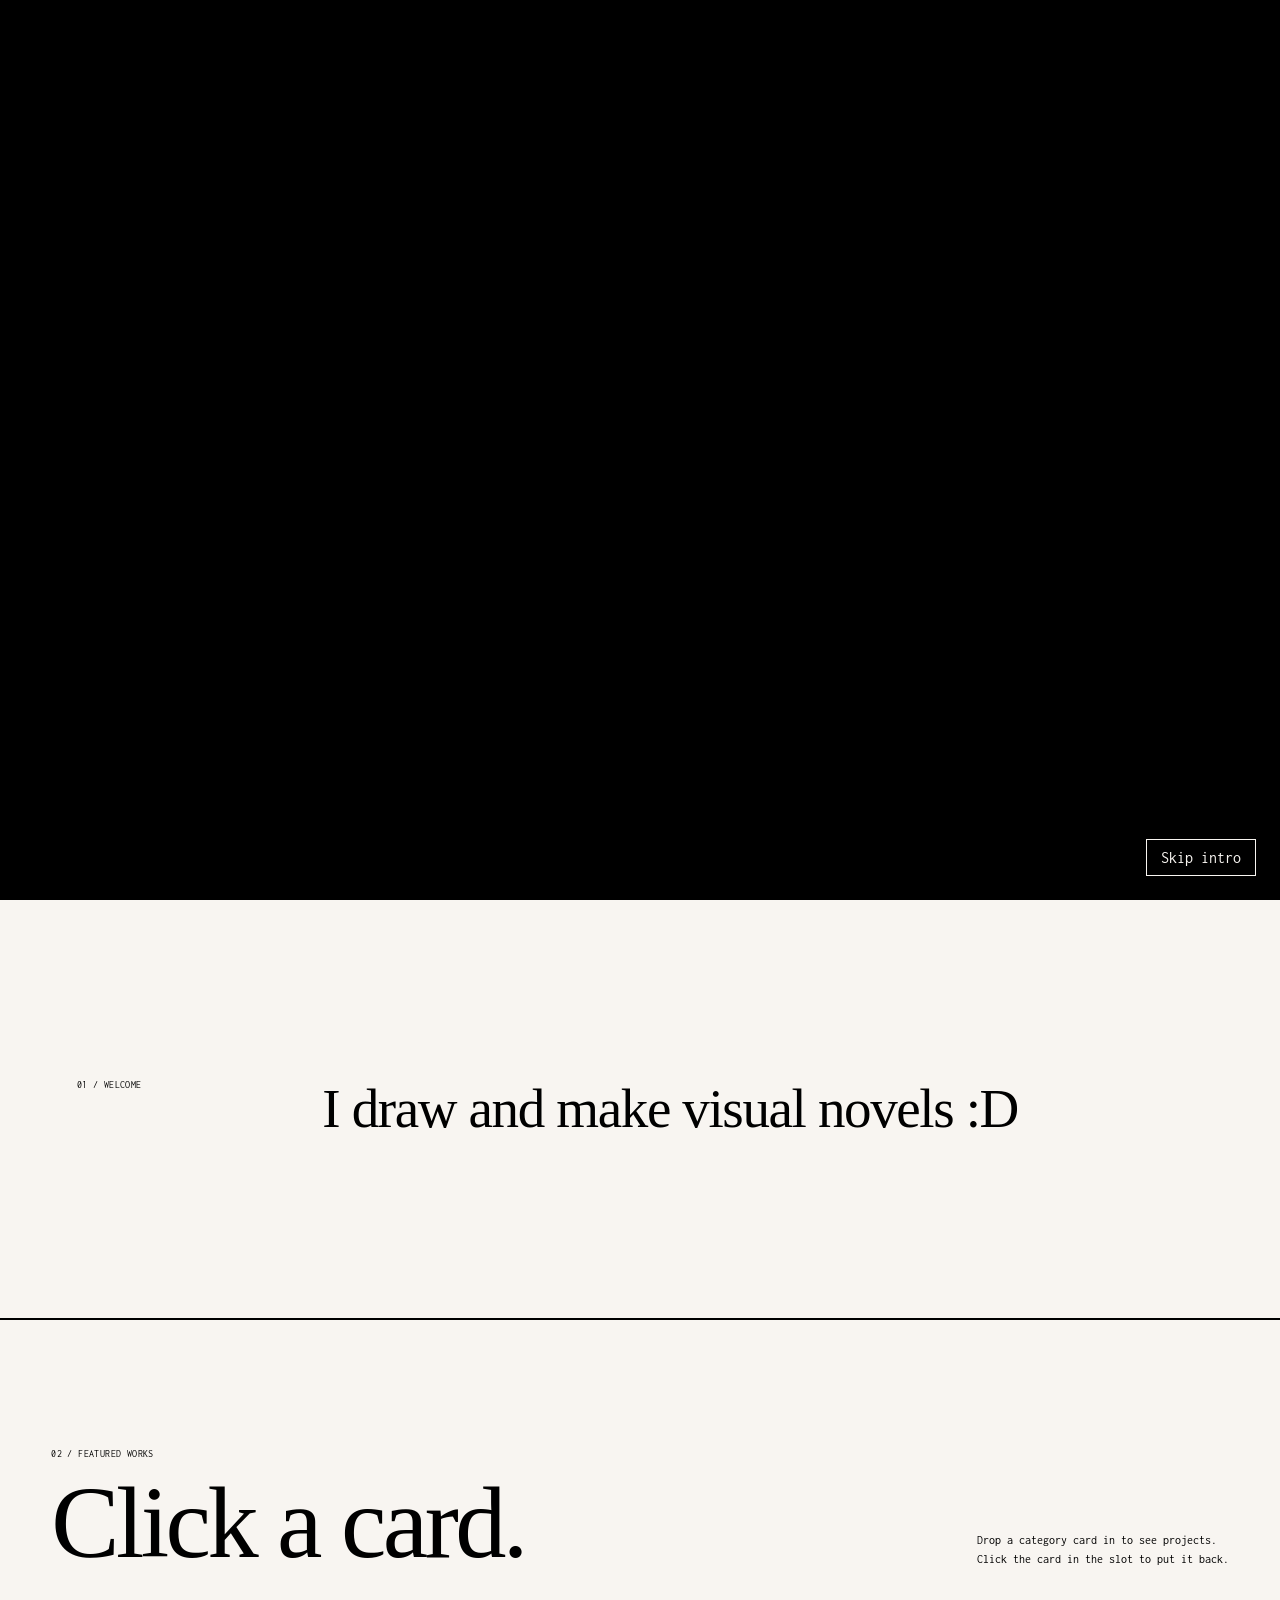
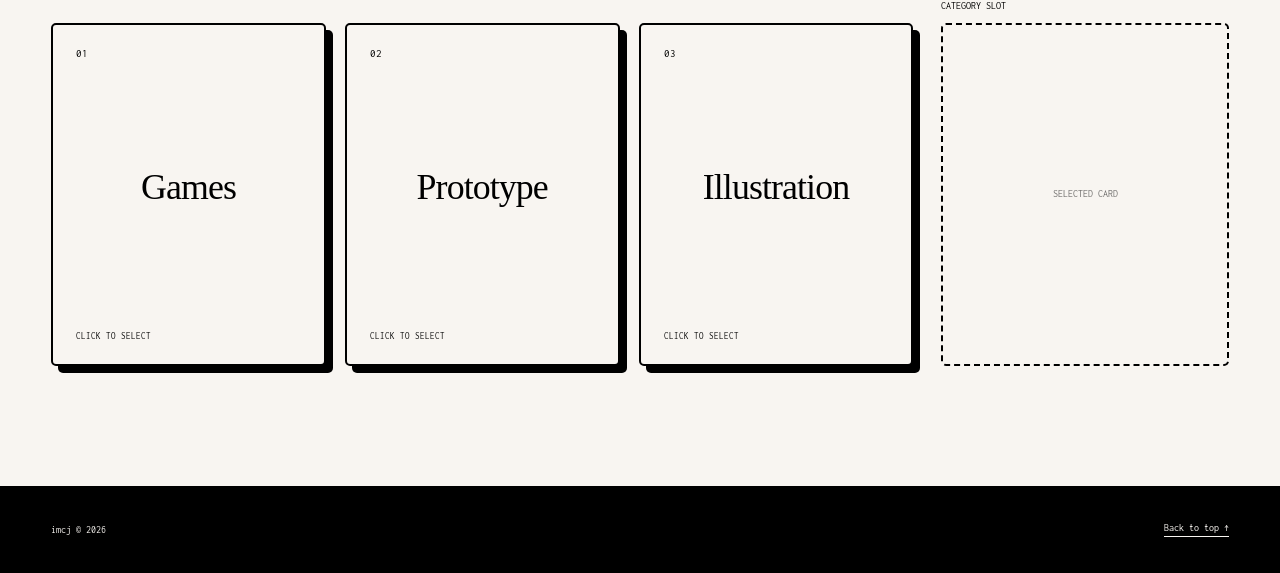
<file: index.html>
<!doctype html>
<html lang="en">
<head>
    <meta charset="utf-8">
    <meta name="viewport" content="width=device-width, initial-scale=1">
    <meta name="description" content="TBD.">
    <title>An Ngo - IMCJ</title>
    <link rel="stylesheet" href="style.css">
    <!-- # ILLUSTRATION SECTIONS — Shared layouts and image viewer used by the project pages. -->
    <link rel="stylesheet" href="project-sections.css">
    <!-- # INTRO MEMORY — Hides the intro before the page draws when it has already played in this browser tab. -->
    <script>
        try {
            if (sessionStorage.getItem("portfolioIntroPlayed") === "true") {
                document.documentElement.classList.add("intro-seen")
            }
        } catch (error) {
            // The intro still works normally if browser storage is unavailable.
        }
    </script>
</head>
<body class="intro-playing">
    <!-- # OPENING SEQUENCE — Replace each frame's text with an image when your animation artwork is ready. -->
    <div class="intro" id="intro" aria-label="Opening animation">
        <div class="intro-frame intro-frame-one" aria-hidden="true">
            <span>01</span>
            <p>WELCOME</p>
        </div>
        <div class="intro-frame intro-frame-two" aria-hidden="true">
            <span>02</span>
            <p>TO</p>
        </div>
        <div class="intro-frame intro-frame-three" aria-hidden="true">
            <span>03</span>
            <p>MY WORLD</p>
        </div>
        <button class="skip-intro" id="skipIntro" type="button">Skip intro</button>
    </div>

    <!-- # HEADER — edit or remove either navigation link. -->
    <header class="site-header">
        <a class="wordmark" href="#top" aria-label="Back to top"><img class="header-logo" src="Logo1.png" alt="" draggable="false">imcj<span>®</span></a>
        <nav aria-label="Main navigation">
            <a href="#top" aria-current="page">Home</a>
            <a href="#work">Projects</a>
            <a href="about.html">About</a>
        </nav>
    </header>

    <main id="top">
        <!-- # HERO LAYERS — Keep this order: rear Dustpoms, identity, character, then front Dustpoms. -->
        <section class="hero" aria-labelledby="hero-title">
            <img class="hero-layer hero-dustpoms-back" src="backside dustpoms.png" alt="" draggable="false">

            <!-- # HERO IDENTITY — Change the name here; its layer stays behind the main character. -->
            <div class="hero-identity">
                <h1 id="hero-title">i m c j</h1>
            </div>

            <!-- # SCROLLING TITLES — Edit both copies identically to keep the horizontal loop seamless. -->
            <div class="hero-marquee" aria-label="Game Designer, Illustrator, Graphic Designer">
                <div class="hero-marquee-track">
                    <div class="hero-marquee-group">
                        <span>Narrative Game Designer / Illustrator </span>
                        <span aria-hidden="true">Narrative Game Designer / Illustrator </span>
                    </div>
                    <div class="hero-marquee-group" aria-hidden="true">
                        <span>Narrative Game Designer / Illustrator </span>
                        <span>Narrative Game Designer / Illustrator </span>
                    </div>
                </div>
            </div>

            <img class="hero-layer hero-character" src="main chara.png" alt="A hand-drawn character sitting among Dustpoms" draggable="false">
            <img class="hero-layer hero-dustpoms-front" src="front dustpoms.png" alt="" draggable="false">
        </section>

        <!-- # ABOUT — Keep this as one short sentence; around 8–16 words works best. -->
        <section class="about" id="about" aria-labelledby="about-title">
            <p class="section-number">01 / WELCOME</p>
            <h2 id="about-title">I draw and make visual novels :D</h2>
        </section>

        <!-- # WORK SELECTOR — Edit the title and instruction here; card behaviour lives in scene.js. -->
        <section class="work" id="work" aria-labelledby="work-title">
            <div class="work-heading">
                <div>
                    <p class="section-number">02 / FEATURED WORKS</p>
                    <!-- <h2 id="work-title">Click a card.<br>Watch it drop.</h2> -->
                    <h2 id="work-title">Click a card.</h2>
                </div>
                <p class="work-instruction">Drop a category card in to see projects.<br>Click the card in the slot to put it back.</p>
            </div>

            <!-- # SELECTOR ROW — The three cards sit on the left and the category slot sits on their right. -->
            <div class="category-selector-row">
                <!-- # CATEGORY CARDS — Rename the visible labels here and match their data-category names in scene.js. -->
                <div class="category-deck" id="categoryDeck" aria-label="Portfolio categories">
                    <button class="category-card games-card" type="button" data-category="games" aria-pressed="false">
                        <span class="card-index">01</span>
                        <span class="card-title">Games</span>
                        <span class="card-action">Click to select</span>
                    </button>

                    <button class="category-card prototype-card" type="button" data-category="prototype" aria-pressed="false">
                        <span class="card-index">02</span>
                        <span class="card-title">Prototype</span>
                        <span class="card-action">Click to select</span>
                    </button>

                    <button class="category-card illustration-card" type="button" data-category="illustration" aria-pressed="false">
                        <span class="card-index">03</span>
                        <span class="card-title">Illustration</span>
                        <span class="card-action">Click to select</span>
                    </button>
                </div>

                <!-- # CARD SLOT — This fills automatically; edit only the empty-state wording if desired. -->
                <div class="slot-area">
                    <p class="slot-label">CATEGORY SLOT</p>
                    <div class="card-slot" id="cardSlot" aria-live="polite">
                        <div class="slot-empty" id="slotEmpty">
                            <p>SELECTED CARD</p>
                        </div>
                    </div>
                </div>
            </div>

            <!-- # PROJECT LIST — Project names and descriptions are customized in scene.js. -->
            <section class="projects" id="projects" aria-labelledby="projectsTitle" hidden>
                <div class="projects-heading">
                    <div>
                        <p class="section-number">Displaying</p>
                        <h3 id="projectsTitle">Projects</h3>
                    </div>
                    <p id="projectsHint">Scroll sideways →</p>
                </div>
                <div class="project-track" id="projectTrack"></div>
            </section>

            <p class="selection-status sr-only" id="selectionStatus" aria-live="polite"></p>
        </section>
    </main>

    <!-- # FOOTER — Replace the name, year, and email address with your own details. -->
    <footer>
        <p>imcj © 2026</p>
        <a href="#top">Back to top ↑</a>
    </footer>

    <!-- # INTERACTIONS — scene.js controls the intro, card movement, and project content. -->
    <script src="gallery-viewer.js"></script>
    <script src="scene.js"></script>
</body>
</html>
</file>
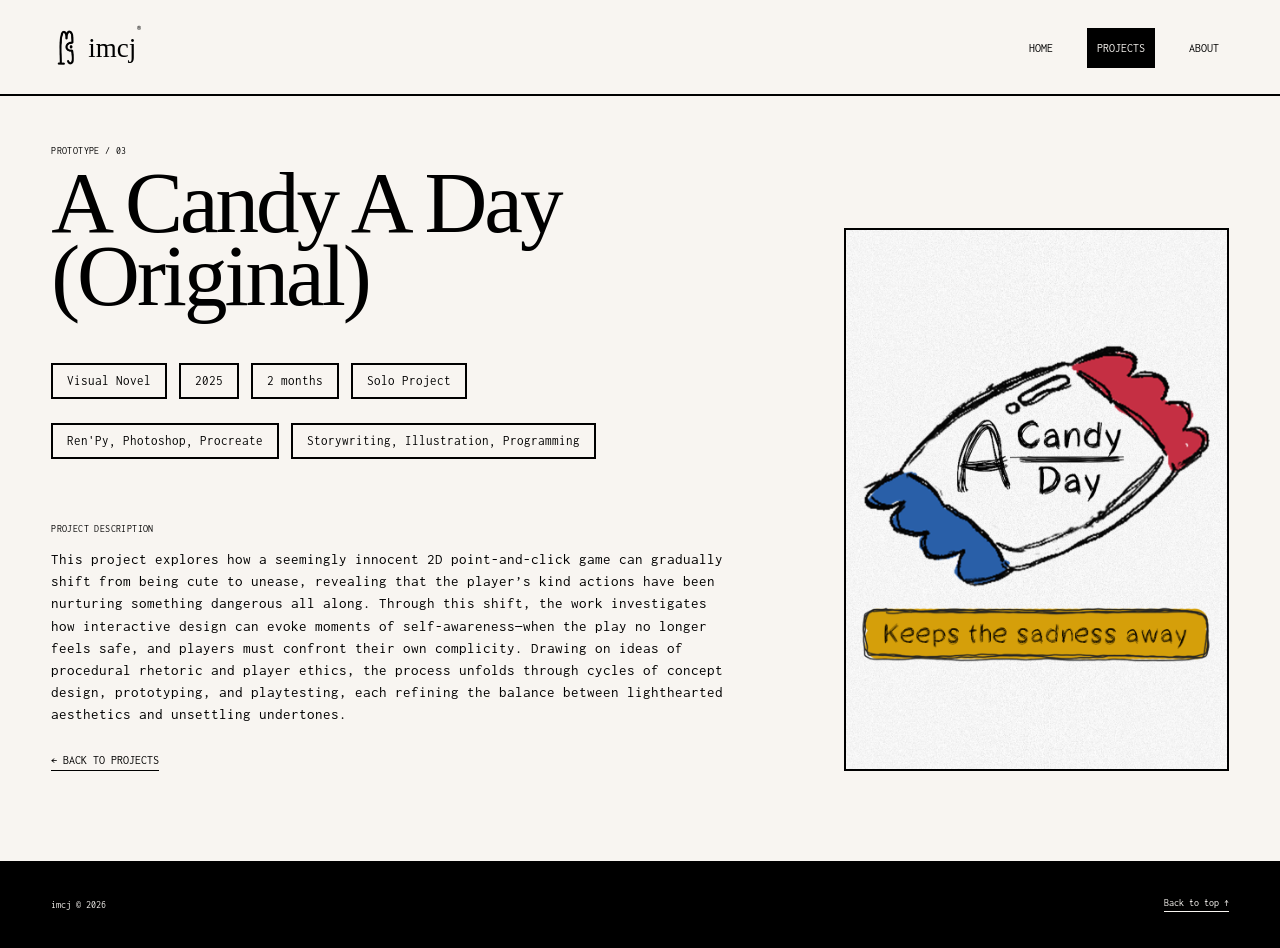
<file: a-candy-a-day.html>
<!doctype html>
<html lang="en">
<head>
    <meta charset="utf-8">
    <meta name="viewport" content="width=device-width, initial-scale=1">
    <meta name="description" content="A Candy A Day (Original) — a visual novel prototype by imcj.">
    <title>A Candy A Day (Original) — imcj</title>
    <link rel="stylesheet" href="style.css">
    <!-- # CASE STUDY STYLES — Include this file on any page that reuses the sections below. -->
    <link rel="stylesheet" href="project-sections.css">
    <!-- # GALLERY VIEWER — Include this script on other pages to make their case-study images expandable. -->
    <script defer src="gallery-viewer.js"></script>
</head>
<body class="project-page-body">
    <!-- # PROJECT PAGE HEADER — Keep these links matched with the Home and About headers. -->
    <header class="site-header">
        <a class="wordmark" href="index.html" aria-label="Return to home"><img class="header-logo" src="Logo1.png" alt="" draggable="false">imcj<span>®</span></a>
        <nav aria-label="Main navigation">
            <a href="index.html">Home</a>
            <a href="index.html#work" aria-current="page">Projects</a>
            <a href="about.html">About</a>
        </nav>
    </header>

    <main class="project-page-main">
        <article class="project-detail">
            <section class="project-landing" aria-labelledby="a-candy-a-day-title">
                <div class="project-landing-copy">
                    <!-- # A CANDY A DAY TITLE — Edit the project number and name here. -->
                    <header class="project-detail-heading">
                    <p class="section-number">PROTOTYPE / 03</p>
                        <h1 id="a-candy-a-day-title" class="project-title-long">A Candy A Day (Original)</h1>
                    </header>

                    <!-- # A CANDY A DAY TAGS — Replace each item with the final project type, year, duration, team, tools, and role. -->
                    <ul class="project-tag-list" aria-label="A Candy A Day project information">
                        <li>Visual Novel</li>
                        <li>2025</li>
                        <li>2 months</li>
                        <li>Solo Project</li>
                        <li>Ren'Py, Photoshop, Procreate</li>
                        <li>Storywriting, Illustration, Programming</li>
                    </ul>

                    <!-- # A CANDY A DAY DESCRIPTION — Replace this placeholder with your final project summary. -->
                    <div class="project-detail-description">
                        <p class="section-number">PROJECT DESCRIPTION</p>
                        <p>This project explores how a seemingly innocent 2D point-and-click game can gradually shift from being cute to unease, revealing that the player’s kind actions have been nurturing something dangerous all along. Through this shift, the work investigates how interactive design can evoke moments of self-awareness—when the play no longer feels safe, and players must confront their own complicity. Drawing on ideas of procedural rhetoric and player ethics, the process unfolds through cycles of concept design, prototyping, and playtesting, each refining the balance between lighthearted aesthetics and unsettling undertones.</p>
                    </div>
                </div>

                <!-- # A CANDY A DAY POSTER — Change the filename here when a project-specific poster is ready. -->
                <img class="project-poster" src="poster_acadorigin.png" alt="A Candy A Day project poster">
            </section>

            <a class="project-page-back" href="index.html#work">← Back to projects</a>
        </article>
    </main>

    <footer>
        <p>imcj © 2026</p>
        <a href="#top">Back to top ↑</a>
    </footer>
</body>
</html>
</file>
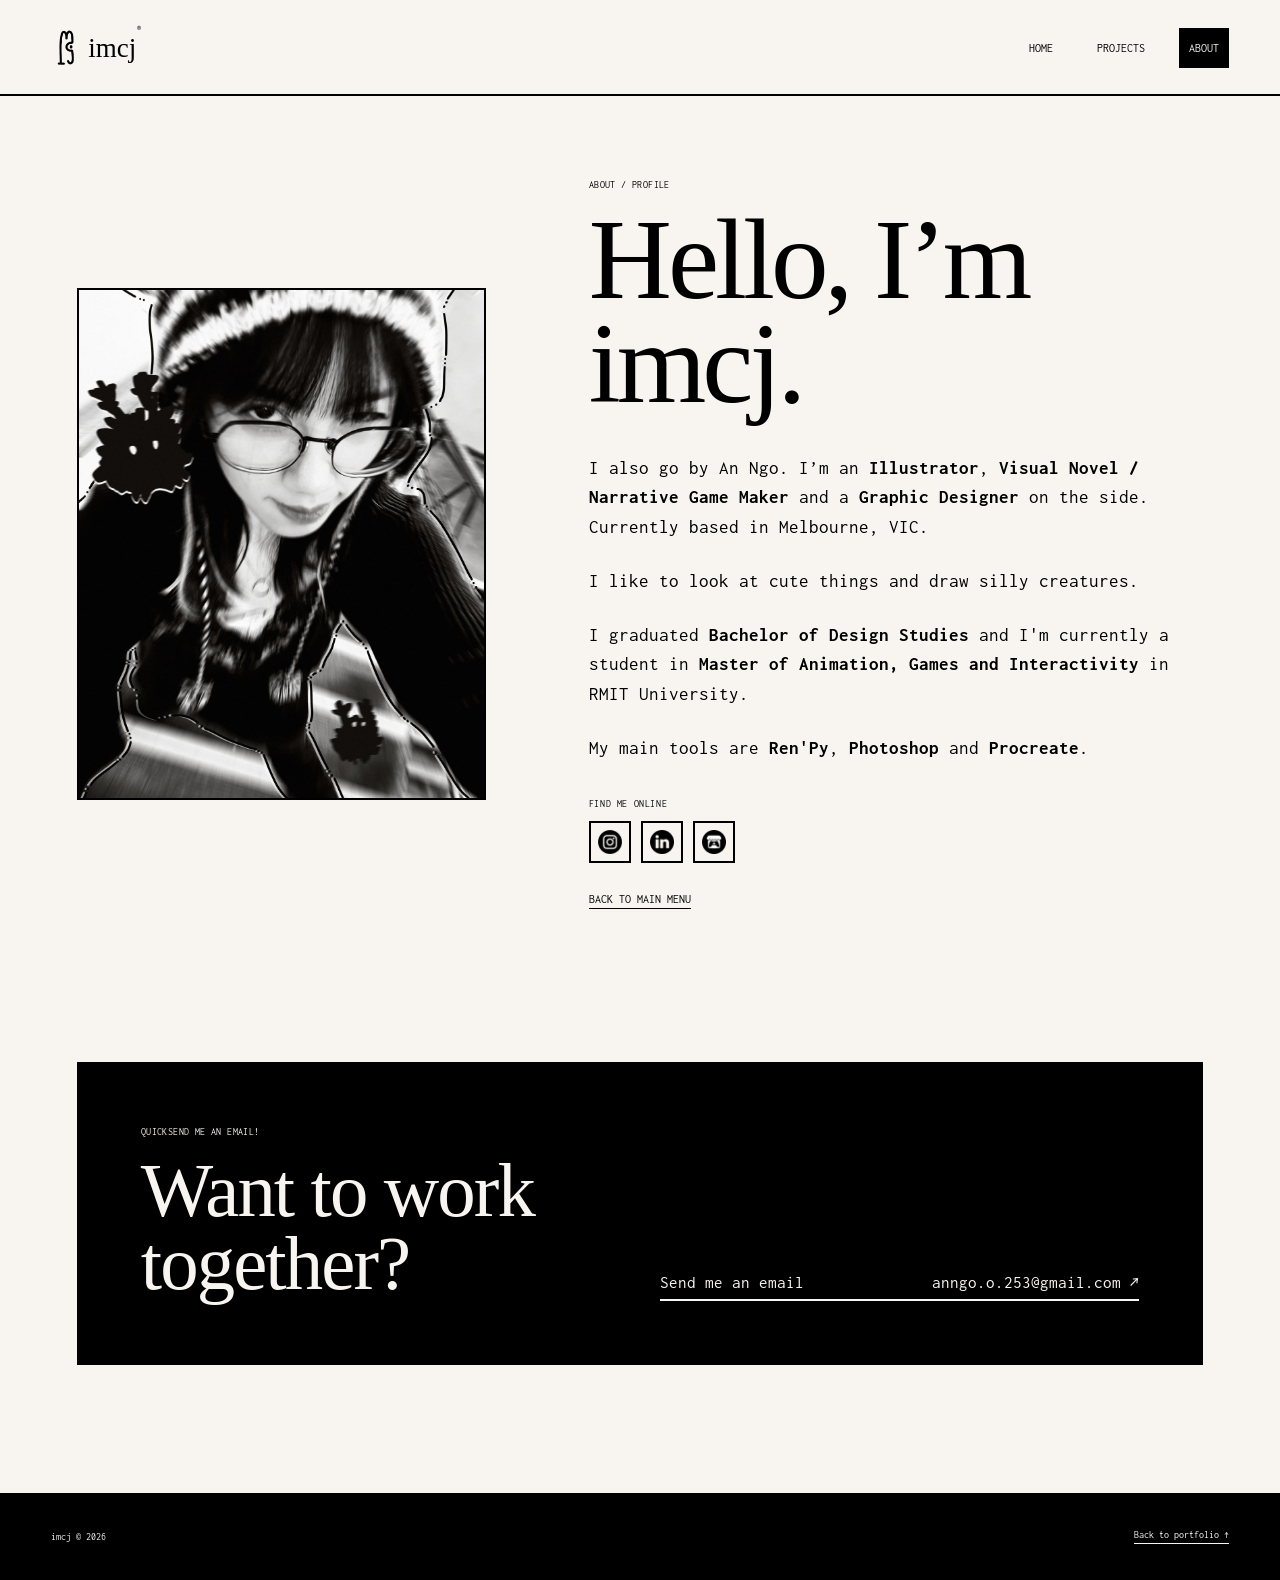
<file: about.html>
<!doctype html>
<html lang="en">
<head>
    <meta charset="utf-8">
    <meta name="viewport" content="width=device-width, initial-scale=1">
    <meta name="description" content="About imcj">
    <title>About — imcj</title>
    <link rel="stylesheet" href="style.css">
</head>
<body class="about-page-body">
    <!-- # ABOUT PAGE BACKUP — This preserves the About layout from before the sectioned redesign. -->
    <header class="site-header about-page-header">
        <a class="wordmark" href="index.html" aria-label="Return to home"><img class="header-logo" src="Logo1.png" alt="" draggable="false">imcj<span>®</span></a>
        <nav aria-label="Main navigation">
            <a href="index.html">Home</a>
            <a href="index.html#work">Projects</a>
            <a href="about.html" aria-current="page">About</a>
        </nav>
    </header>

    <main class="about-page-main">
        <section class="about-profile" aria-labelledby="about-page-title">
            <!-- # ABOUT PHOTO — Replace about_photo.jpeg with another portrait while keeping this class for the same crop. -->
            <img class="about-photo" src="about_photo.jpeg" alt="Portrait of An Ngo">

            <div class="about-copy">
                <p class="section-number">ABOUT / PROFILE</p>
                <h1 id="about-page-title">Hello, I’m imcj.</h1>
                <div class="about-detail-placeholder">
                    <p>I also go by An Ngo. I’m an <b>Illustrator</b>, <b>Visual Novel / Narrative Game Maker</b> and a <b>Graphic Designer</b> on the side. Currently based in Melbourne, VIC.</p>
                    <p>I like to look at cute things and draw silly creatures.</p>
                    <p>I graduated <b>Bachelor of Design Studies</b> and I'm currently a student in <b>Master of Animation, Games and Interactivity</b> in RMIT University.</p>
                    <p>My main tools are <b>Ren'Py</b>, <b>Photoshop</b> and <b>Procreate</b>.</p>
                </div>

                <div class="about-contact-platforms" aria-label="Social media links">
                    <p class="contact-platforms-label">Find me online</p>
                    <div class="contact-icon-row">
                        <!-- # SOCIAL ICON LINKS — Change each href to update the destination; replace the matching PNG to change an icon. -->
                        <a class="contact-icon-button" href="https://www.instagram.com/im.imcj/" target="_blank" rel="noopener noreferrer" aria-label="Visit imcj on Instagram">
                            <img src="icon_ins.png" alt="" draggable="false">
                        </a>
                        <a class="contact-icon-button" href="https://www.linkedin.com/in/anngo-imcj" target="_blank" rel="noopener noreferrer" aria-label="Visit An Ngo on LinkedIn">
                            <img src="icon_linkedin.png" alt="" draggable="false">
                        </a>
                        <a class="contact-icon-button" href="https://imcj02.itch.io/" target="_blank" rel="noopener noreferrer" aria-label="Visit imcj on itch.io">
                            <img src="icon_itchio.png" alt="" draggable="false">
                        </a>
                    </div>
                </div>

                <a class="back-main-menu" href="index.html">Back to main menu</a>
            </div>
        </section>

        <section class="email-action" aria-labelledby="email-action-title">
            <div>
                <p class="section-number">QUICKSEND ME AN EMAIL!</p>
                <h2 id="email-action-title">Want to work together?</h2>
            </div>
            <a class="email-action-link" href="mailto:anngo.o.253@gmail.com">
                <span>Send me an email</span>
                <span>anngo.o.253@gmail.com ↗</span>
            </a>
        </section>
    </main>

    <footer>
        <p>imcj © 2026</p>
        <a href="index.html">Back to portfolio ↑</a>
    </footer>
</body>
</html>
</file>
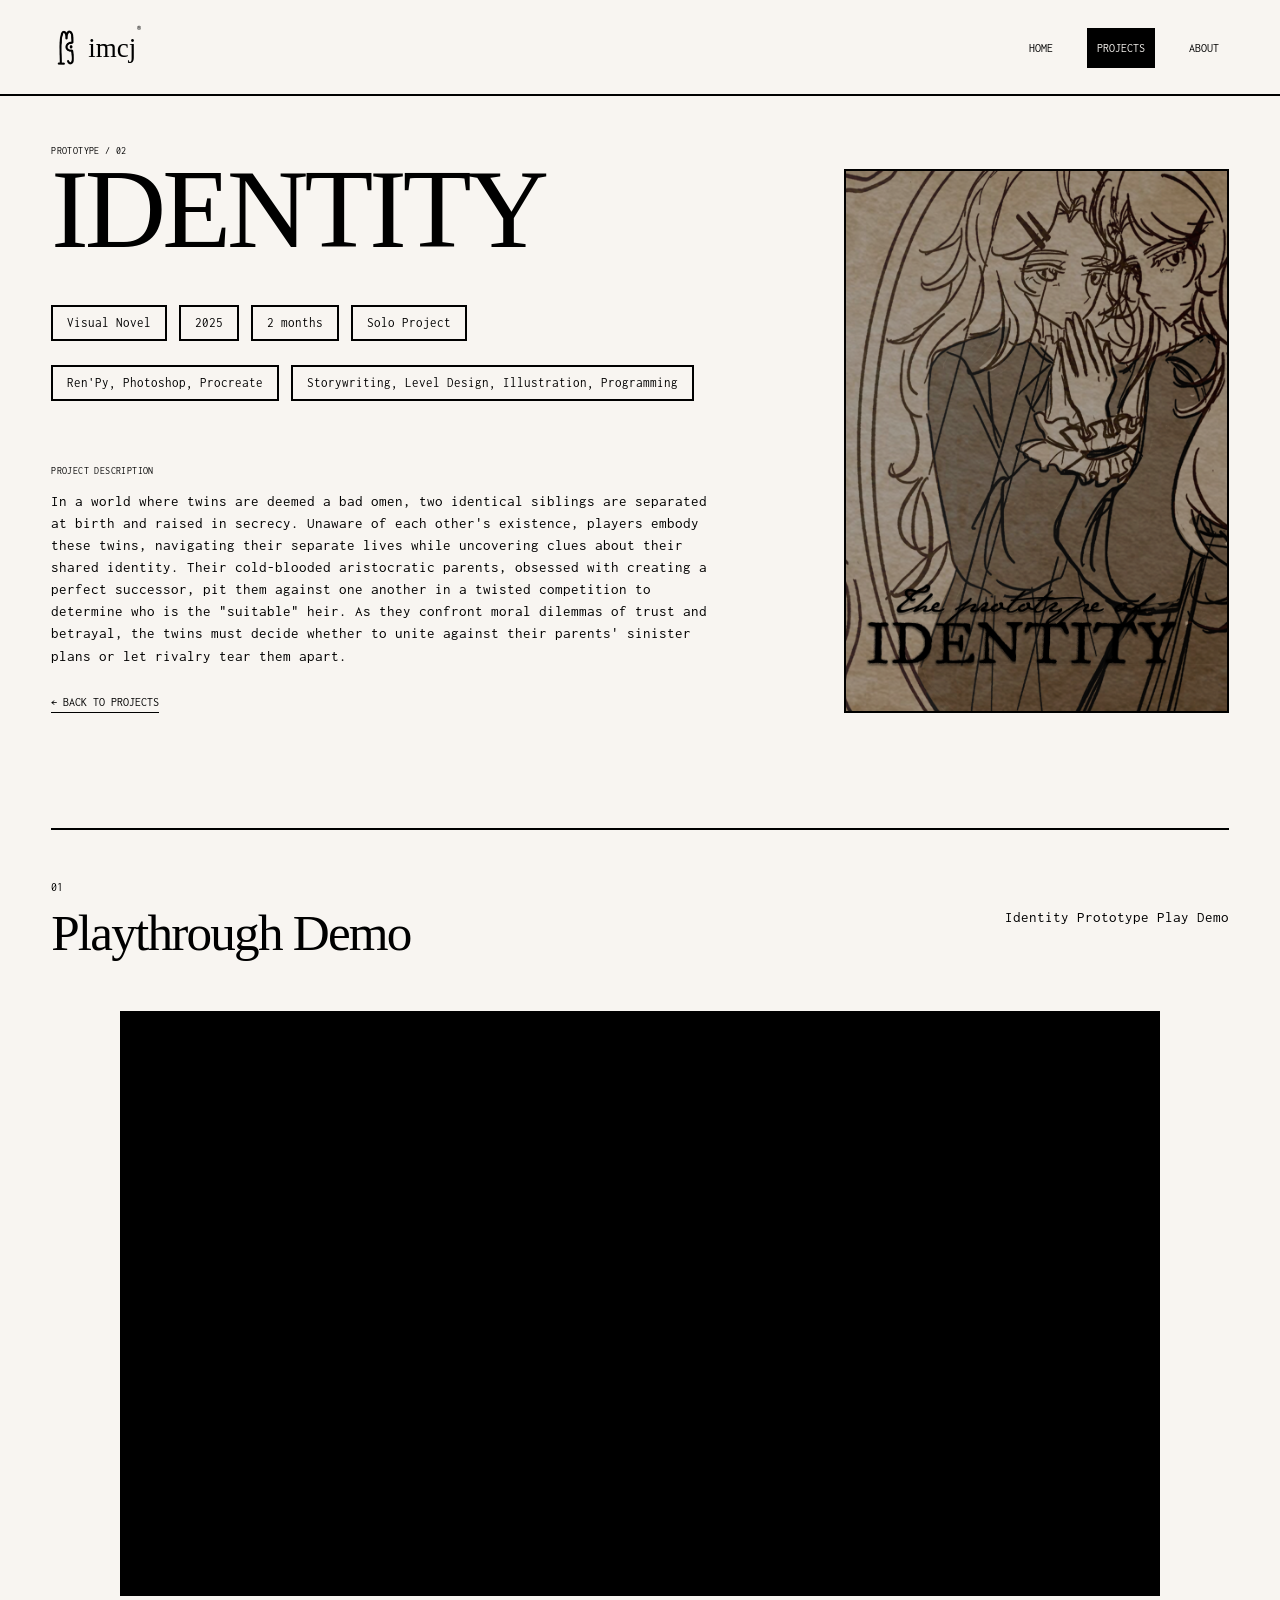
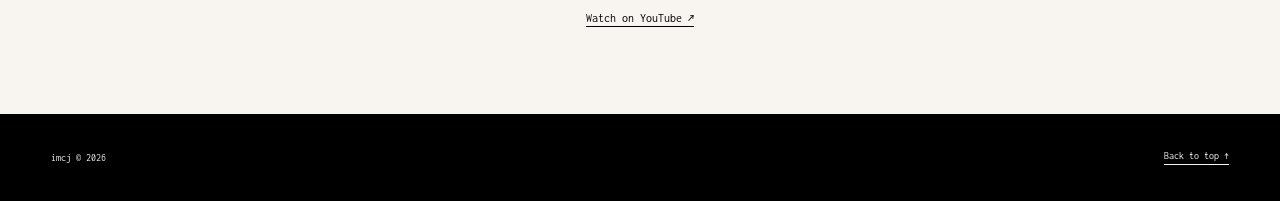
<file: identity.html>
<!doctype html>
<html lang="en">
<head>
    <meta charset="utf-8">
    <meta name="viewport" content="width=device-width, initial-scale=1">
    <meta name="description" content="IDENTITY — a visual novel prototype by imcj.">
    <title>IDENTITY — imcj</title>
    <link rel="stylesheet" href="style.css">
    <!-- # CASE STUDY STYLES — Include this file on any page that reuses the sections below. -->
    <link rel="stylesheet" href="project-sections.css">
    <!-- # GALLERY VIEWER — Include this script on other pages to make their case-study images expandable. -->
    <script defer src="gallery-viewer.js"></script>
</head>
<body class="project-page-body">
    <!-- # PROJECT PAGE HEADER — Keep these links matched with the Home and About headers. -->
    <header class="site-header">
        <a class="wordmark" href="index.html" aria-label="Return to home"><img class="header-logo" src="Logo1.png" alt="" draggable="false">imcj<span>®</span></a>
        <nav aria-label="Main navigation">
            <a href="index.html">Home</a>
            <a href="index.html#work" aria-current="page">Projects</a>
            <a href="about.html">About</a>
        </nav>
    </header>

    <main class="project-page-main">
        <article class="project-detail">
            <section class="project-landing" aria-labelledby="identity-title">
                <div class="project-landing-copy">
                    <!-- # IDENTITY TITLE — Edit the project number and name here. -->
                    <header class="project-detail-heading">
                    <p class="section-number">PROTOTYPE / 02</p>
                        <h1 id="identity-title">IDENTITY</h1>
                    </header>

                    <!-- # IDENTITY TAGS — Replace each item with the final project type, year, duration, team, tools, and role. -->
                    <ul class="project-tag-list" aria-label="IDENTITY project information">
                        <li>Visual Novel</li>
                        <li>2025</li>
                        <li>2 months</li>
                        <li>Solo Project</li>
                        <li>Ren'Py, Photoshop, Procreate</li>
                        <li>Storywriting, Level Design, Illustration, Programming</li>
                    </ul>

                    <!-- # IDENTITY DESCRIPTION — Replace this placeholder with your final project summary. -->
                    <div class="project-detail-description">
                        <p class="section-number">PROJECT DESCRIPTION</p>
                        <p>In a world where twins are deemed a bad omen, two identical siblings are separated at birth and raised in secrecy. Unaware of each other's existence, players embody these twins, navigating their separate lives while uncovering clues about their shared identity. Their cold-blooded aristocratic parents, obsessed with creating a perfect successor, pit them against one another in a twisted competition to determine who is the "suitable" heir. As they confront moral dilemmas of trust and betrayal, the twins must decide whether to unite against their parents' sinister plans or let rivalry tear them apart.</p>
                    </div>
                </div>

                <!-- # IDENTITY POSTER — Change the filename here when a project-specific poster is ready. -->
                <img class="project-poster" src="poster_identity.png" alt="IDENTITY project poster">
            </section>

            <a class="project-page-back" href="index.html#work">← Back to projects</a>
        </article>

        <!-- # SUBSECTION WRAPPER — Keep all lower sections inside this div to align with the project above. -->
        <div class="case-study">

        <!-- # SECTION 04 — Replace the explanation and change the video ID in BOTH URLs when reusing this block. -->
            <section class="case-study-section" aria-labelledby="playthrough-title">
                <div class="case-study-heading">
                    <!-- # SECTION TITLE — Keep the number above the Schoolbell heading in the left column. -->
                    <header class="case-study-title">
                        <p class="case-study-number">01</p>
                        <h2 id="playthrough-title">Playthrough Demo</h2>
                    </header>
                    <div class="case-study-copy">
                        <p>Identity Prototype Play Demo</p>
                    </div>
                </div>
                <!-- # VIDEO PLAYER — Responsive 16:9 player; playback starts only when the visitor chooses it. -->
                <div class="case-study-video">
                    <iframe src="https://www.youtube-nocookie.com/embed/dxwl7CpduDM"
                        title="CROSSROADS — Playthrough Demo by RPG Visual" loading="lazy"
                        allow="accelerometer; autoplay; clipboard-write; encrypted-media; gyroscope; picture-in-picture; web-share"
                        referrerpolicy="strict-origin-when-cross-origin" allowfullscreen></iframe>
                </div>
                <p class="case-study-video-link"><a href="https://youtu.be/dxwl7CpduDM" target="_blank" rel="noopener noreferrer">Watch on YouTube ↗</a></p>
            </section>
        </div>

    </main>

    <footer>
        <p>imcj © 2026</p>
        <a href="#top">Back to top ↑</a>
    </footer>
</body>
</html>
</file>
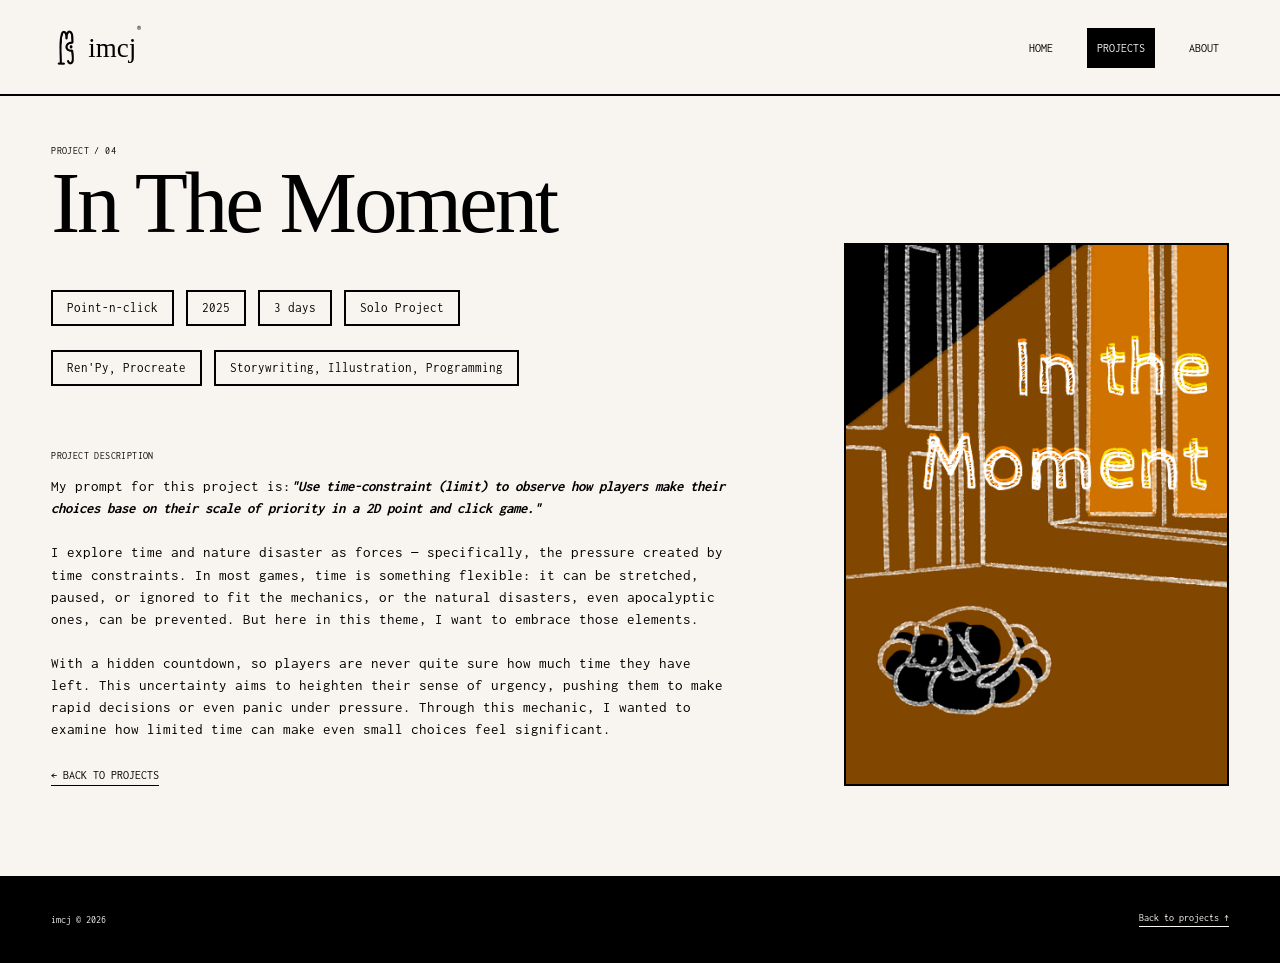
<file: in-the-moment.html>
<!doctype html>
<html lang="en">
<head>
    <meta charset="utf-8">
    <meta name="viewport" content="width=device-width, initial-scale=1">
    <meta name="description" content="In The Moment — a point-and-click project by imcj.">
    <title>In The Moment — imcj</title>
    <link rel="stylesheet" href="style.css">
    <!-- # CASE STUDY STYLES — Include this file on any page that reuses the sections below. -->
    <link rel="stylesheet" href="project-sections.css">
    <!-- # GALLERY VIEWER — Include this script on other pages to make their case-study images expandable. -->
    <script defer src="gallery-viewer.js"></script>
</head>
<body class="project-page-body">
    <!-- # PROJECT PAGE HEADER — Keep these links matched with the Home and About headers. -->
    <header class="site-header">
        <a class="wordmark" href="index.html" aria-label="Return to home"><img class="header-logo" src="Logo1.png" alt="" draggable="false">imcj<span>®</span></a>
        <nav aria-label="Main navigation">
            <a href="index.html">Home</a>
            <a href="index.html#work" aria-current="page">Projects</a>
            <a href="about.html">About</a>
        </nav>
    </header>

    <main class="project-page-main">
        <article class="project-detail">
            <section class="project-landing" aria-labelledby="in-the-moment-title">
                <div class="project-landing-copy">
                    <!-- # IN THE MOMENT TITLE — Edit the project number and name here. -->
                    <header class="project-detail-heading">
                        <p class="section-number">PROJECT / 04</p>
                        <h1 id="in-the-moment-title" class="project-title-long">In The Moment</h1>
                    </header>

                    <!-- # IN THE MOMENT TAGS — Replace each TBD item with the final duration, team, tools, and role. -->
                    <ul class="project-tag-list" aria-label="In The Moment project information">
                        <li>Point-n-click</li>
                        <li>2025</li>
                        <li>3 days</li>
                        <li>Solo Project</li>
                        <li>Ren'Py, Procreate</li>
                        <li>Storywriting, Illustration, Programming</li>
                    </ul>

                    <!-- # IN THE MOMENT DESCRIPTION — Replace this placeholder with your final project summary. -->
                    <div class="project-detail-description">
                        <p class="section-number">PROJECT DESCRIPTION</p>
                        <p>My prompt for this project is:<b><i>"Use time-constraint (limit) to observe how players make their choices base on their scale of priority in a 2D point and click game." </i></b> 
                        <br>
                        <br>I explore time and nature disaster as forces — specifically, the pressure created by time constraints. In most games, time is something flexible: it can be stretched, paused, or ignored to fit the mechanics, or the natural disasters, even apocalyptic ones, can be prevented. But here in this theme, I want to embrace those elements.
                        <br>
                        <br>With a hidden countdown, so players are never quite sure how much time they have left. This uncertainty aims to heighten their sense of urgency, pushing them to make rapid decisions or even panic under pressure. Through this mechanic, I wanted to examine how limited time can make even small choices feel significant.</p>
                    </div>
                </div>

                <!-- # IN THE MOMENT POSTER — Change the filename here when a project-specific poster is ready. -->
                <img class="project-poster" src="poster_inthemoment.png" alt="In The Moment project poster">
            </section>

            <a class="project-page-back" href="index.html#work">← Back to projects</a>
        </article>
    </main>

    <footer>
        <p>imcj © 2026</p>
        <a href="index.html#work">Back to projects ↑</a>
    </footer>
</body>
</html>
</file>
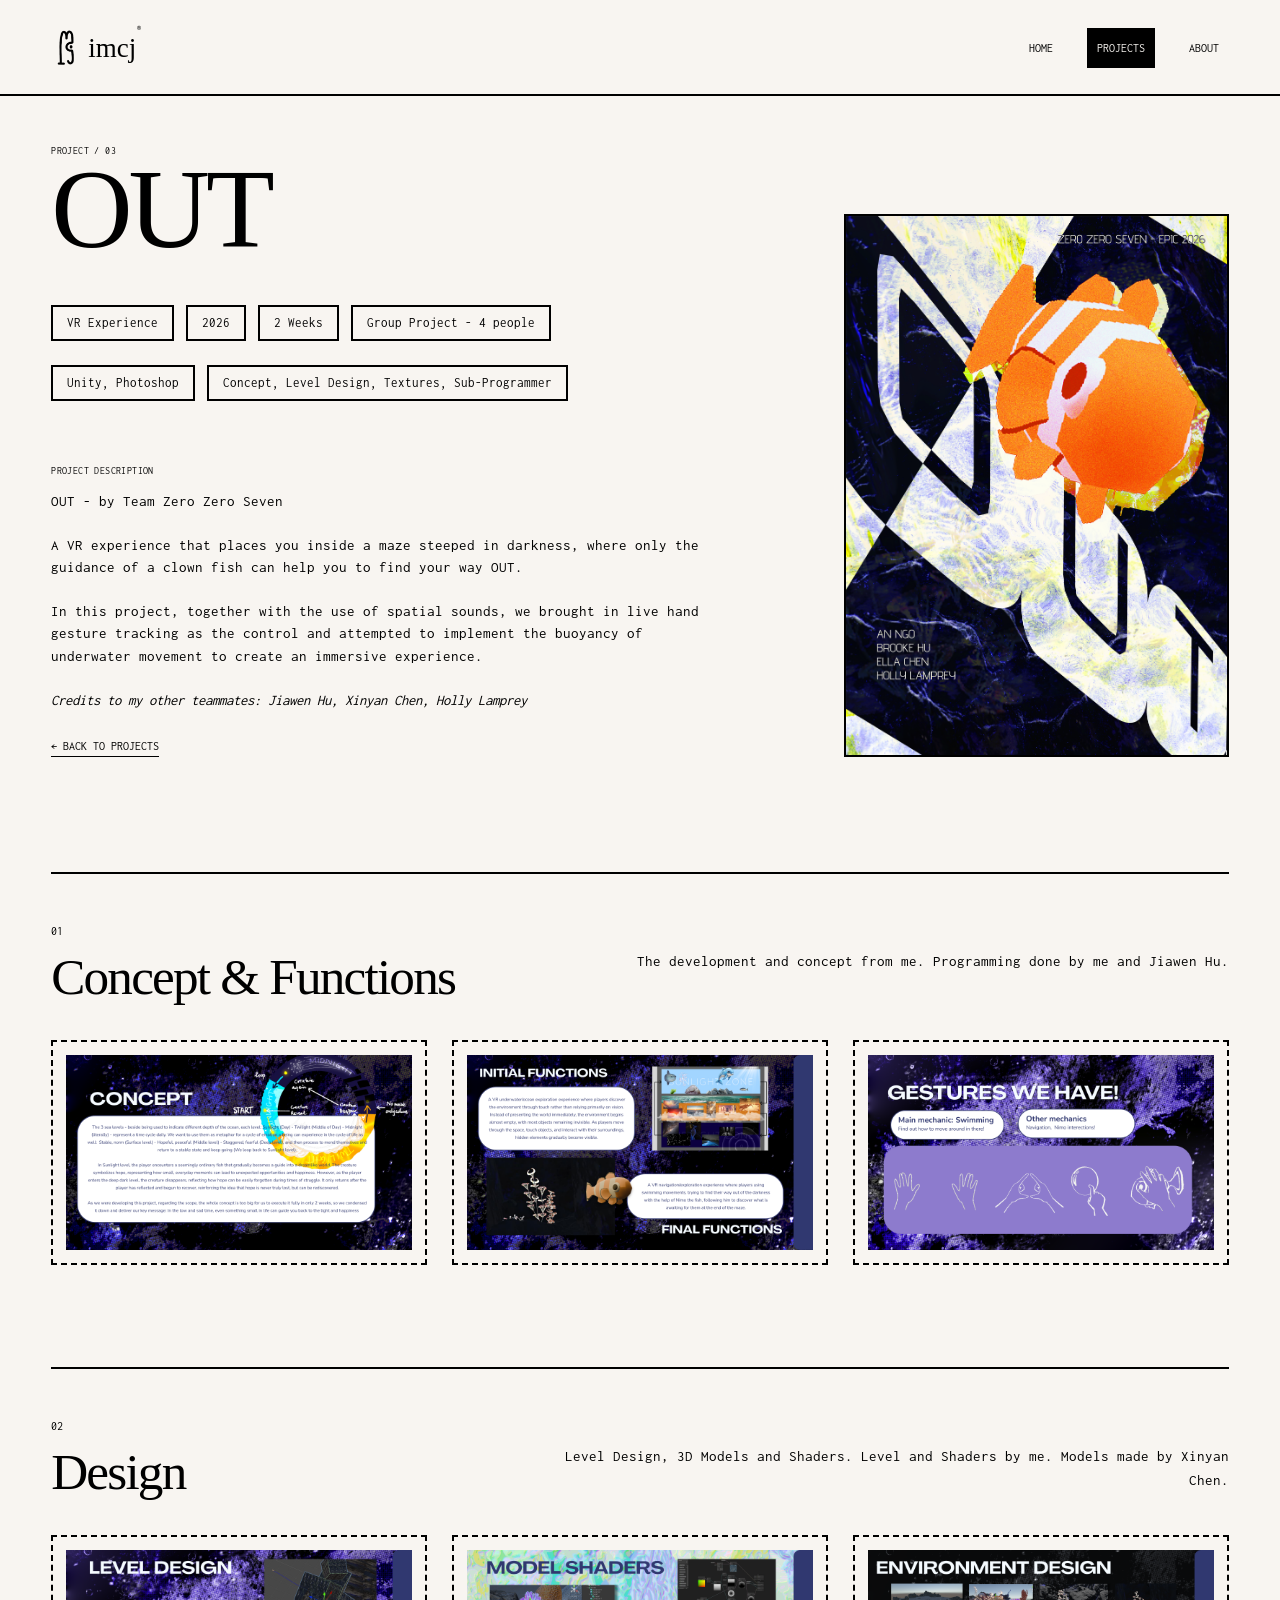
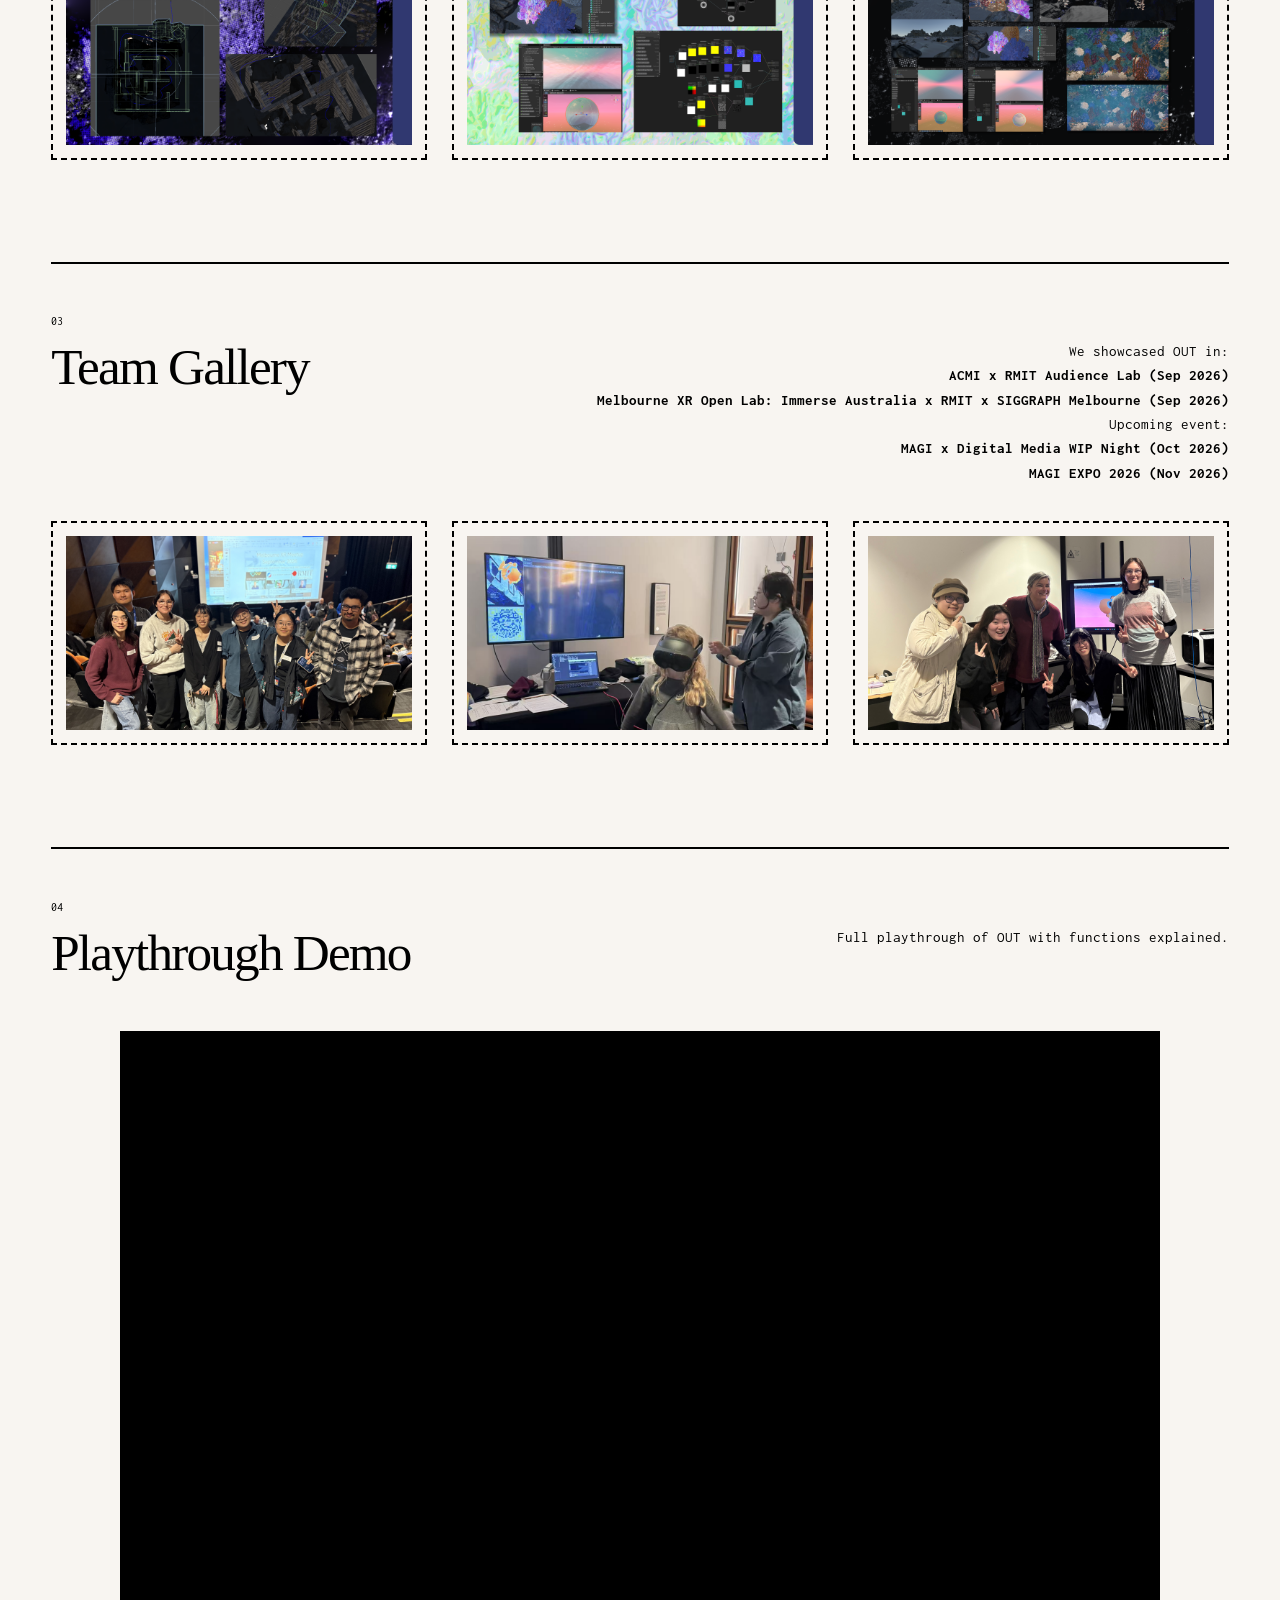
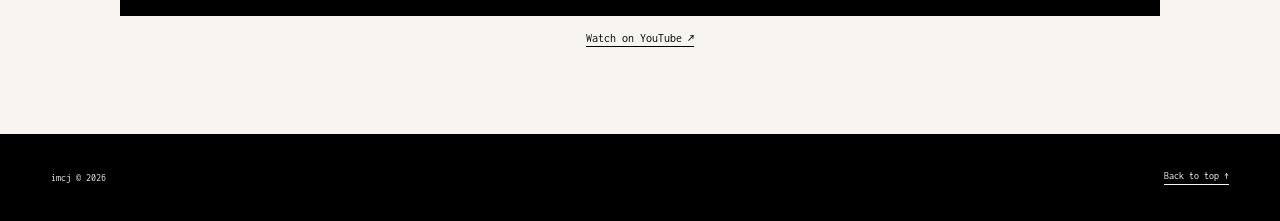
<file: out.html>
<!doctype html>
<html lang="en">
<head>
    <meta charset="utf-8">
    <meta name="viewport" content="width=device-width, initial-scale=1">
    <meta name="description" content="OUT — a VR experience project by imcj.">
    <title>OUT — imcj</title>
    <link rel="stylesheet" href="style.css">
    <!-- # CASE STUDY STYLES — Include this file on any page that reuses the sections below. -->
    <link rel="stylesheet" href="project-sections.css">
    <!-- # GALLERY VIEWER — Include this script on other pages to make their case-study images expandable. -->
    <script defer src="gallery-viewer.js"></script>

</head>
<body class="project-page-body">
    <!-- # PROJECT PAGE HEADER — Keep these links matched with the Home and About headers. -->
    <header class="site-header">
        <a class="wordmark" href="index.html" aria-label="Return to home"><img class="header-logo" src="Logo1.png" alt="" draggable="false">imcj<span>®</span></a>
        <nav aria-label="Main navigation">
            <a href="index.html">Home</a>
            <a href="index.html#work" aria-current="page">Projects</a>
            <a href="about.html">About</a>
        </nav>
    </header>

    <main class="project-page-main">
        <article class="project-detail">
            <section class="project-landing" aria-labelledby="out-title">
                <div class="project-landing-copy">
                    <!-- # OUT TITLE — Edit the project number and name here. -->
                    <header class="project-detail-heading">
                    <p class="section-number">PROJECT / 03</p>
                        <h1 id="out-title">OUT</h1>
                    </header>

                    <!-- # OUT TAGS — Replace each item with the final project type, year, duration, team, tools, and role. -->
                    <ul class="project-tag-list" aria-label="OUT project information">
                        <li>VR Experience</li>
                        <li>2026</li>
                        <li>2 Weeks</li>
                        <li>Group Project - 4 people</li>
                        <li>Unity, Photoshop</li>
                        <li>Concept, Level Design, Textures, Sub-Programmer</li>
                    </ul>

                    <!-- # OUT DESCRIPTION — Replace this placeholder with your final project summary. -->
                    <div class="project-detail-description">
                        <p class="section-number">PROJECT DESCRIPTION</p>
                        <p>OUT - by Team Zero Zero Seven 
                        <br>
                        <br>A VR experience that places you inside a maze steeped in darkness, where only the guidance of a clown fish can help you to find your way OUT. 
                        <br>
                        <!-- <br>You are lost in the dark, then you find Nimo the little fish! He is a playful guy and he will lead you through the water. When you need direction, a specific hand gesture can help you find where Nimo has gone to. What will be waiting for you when you find him? 
                        <br> -->
                        <br>In this project, together with the use of spatial sounds, we brought in live hand gesture tracking as the control and attempted to implement the buoyancy of underwater movement to create an immersive experience.
                        <br>
                        <br><i>Credits to my other teammates: Jiawen Hu, Xinyan Chen, Holly Lamprey</i>
                        </p>
                    </div>
                </div>

                <!-- # OUT POSTER — Change the filename here when a project-specific poster is ready. -->
                <img class="project-poster" src="poster_out.png" alt="OUT project poster">
            </section>

            <a class="project-page-back" href="index.html#work">← Back to projects</a>
        </article>
    
    <div class="case-study">
            <!-- # SECTION 01 — Replace the bracketed explanation with your own process and design decisions. -->
            <section class="case-study-section" aria-labelledby="character-design-title">
                <div class="case-study-heading">
                    <!-- # SECTION TITLE — Keep the number above the Schoolbell heading in the left column. -->
                    <header class="case-study-title">
                        <p class="case-study-number">01</p>
                        <h2 id="character-design-title">Concept & Functions</h2>
                    </header>
                    <div class="case-study-copy">
                        <p>The development and concept from me. Programming done by me and Jiawen Hu.</p>
                        <!-- <p>[Use this paragraph to walk through your design process, from early silhouettes and outfit studies to expressions and final character sheets. Discuss a design choice you revised, why you changed it, and how the finished artwork supports the character’s role in CROSSROADS.]</p> -->
                    </div>
                </div>
                <!-- # THREE-COLUMN GALLERY — Add figures in reading order; every three images start a new row.
                     Replace a placeholder span with <img src="your-image.png" alt="Describe your artwork" loading="lazy">.
                     Images keep their proportions and are never cropped. -->
                <div class="case-study-gallery" role="region" aria-label="Character Design image gallery">
                    <figure class="case-study-image"><img src="out/4.png" alt="1" loading="lazy"></figure>
                    <figure class="case-study-image"><img src="out/5.png" alt="2" loading="lazy"></figure>
                    <figure class="case-study-image"><img src="out/6.png" alt="3" loading="lazy"></figure>
                </div>
            </section>

            <!-- # SECTION 02 — Replace the bracketed explanation with your own process and design decisions. -->
            <section class="case-study-section" aria-labelledby="character-design-title">
                <div class="case-study-heading">
                    <!-- # SECTION TITLE — Keep the number above the Schoolbell heading in the left column. -->
                    <header class="case-study-title">
                        <p class="case-study-number">02</p>
                        <h2 id="character-design-title">Design</h2>
                    </header>
                    <div class="case-study-copy">
                        <p>Level Design, 3D Models and Shaders. Level and Shaders by me. Models made by Xinyan Chen.</p>
                    </div>
                </div>
                <!-- # THREE-COLUMN GALLERY — Add figures in reading order; every three images start a new row.
                     Replace a placeholder span with <img src="your-image.png" alt="Describe your artwork" loading="lazy">.
                     Images keep their proportions and are never cropped. -->
                <div class="case-study-gallery" role="region" aria-label="Character Design image gallery">
                    <figure class="case-study-image"><img src="out/9.png" alt="1" loading="lazy"></figure>
                    <figure class="case-study-image"><img src="out/12.png" alt="2" loading="lazy"></figure>
                    <figure class="case-study-image"><img src="out/13.png" alt="3" loading="lazy"></figure>
                </div>
            </section>

            <!-- # SECTION 03 — Replace the bracketed explanation with your own process and design decisions. -->
            <section class="case-study-section" aria-labelledby="character-design-title">
                <div class="case-study-heading">
                    <!-- # SECTION TITLE — Keep the number above the Schoolbell heading in the left column. -->
                    <header class="case-study-title">
                        <p class="case-study-number">03</p>
                        <h2 id="character-design-title">Team Gallery</h2>
                    </header>
                    <div class="case-study-copy">
                        <p>We showcased OUT in:
                        <br><b>ACMI x RMIT Audience Lab (Sep 2026)</b>
                        <br><b>Melbourne XR Open Lab: Immerse Australia x RMIT x SIGGRAPH Melbourne (Sep 2026)</b>
                        <br>Upcoming event:
                        <br><b>MAGI x Digital Media WIP Night (Oct 2026)</b>
                        <br><b>MAGI EXPO 2026 (Nov 2026)</b></p>
                    </div>
                </div>
                <!-- # THREE-COLUMN GALLERY — Add figures in reading order; every three images start a new row.
                     Replace a placeholder span with <img src="your-image.png" alt="Describe your artwork" loading="lazy">.
                     Images keep their proportions and are never cropped. -->
                <div class="case-study-gallery" role="region" aria-label="Character Design image gallery">
                    <figure class="case-study-image"><img src="out/pic1.png" alt="1" loading="lazy"></figure>
                    <figure class="case-study-image"><img src="out/pic2.png" alt="2" loading="lazy"></figure>
                    <figure class="case-study-image"><img src="out/pic3.png" alt="3" loading="lazy"></figure>
                </div>
            </section>

            <!-- # SECTION 04 — Replace the explanation and change the video ID in BOTH URLs when reusing this block. -->
            <section class="case-study-section" aria-labelledby="playthrough-title">
                <div class="case-study-heading">
                    <!-- # SECTION TITLE — Keep the number above the Schoolbell heading in the left column. -->
                    <header class="case-study-title">
                        <p class="case-study-number">04</p>
                        <h2 id="playthrough-title">Playthrough Demo</h2>
                    </header>
                    <div class="case-study-copy">
                        <p>Full playthrough of OUT with functions explained.</p>
                    </div>
                </div>
                <!-- # VIDEO PLAYER — Responsive 16:9 player; playback starts only when the visitor chooses it. -->
                <div class="case-study-video">
                    <iframe src="https://www.youtube-nocookie.com/embed/K7zIj3STHw0"
                        title="OUT Full Playthrough" loading="lazy"
                        allow="accelerometer; autoplay; clipboard-write; encrypted-media; gyroscope; picture-in-picture; web-share"
                        referrerpolicy="strict-origin-when-cross-origin" allowfullscreen></iframe>
                </div>
                <p class="case-study-video-link"><a href="https://youtu.be/K7zIj3STHw0" target="_blank" rel="noopener noreferrer">Watch on YouTube ↗</a></p>
            </section>


        </div>
    </main>

    <footer>
        <p>imcj © 2026</p>
        <a href="#top">Back to top ↑</a>
    </footer>
</body>
</html>
</file>
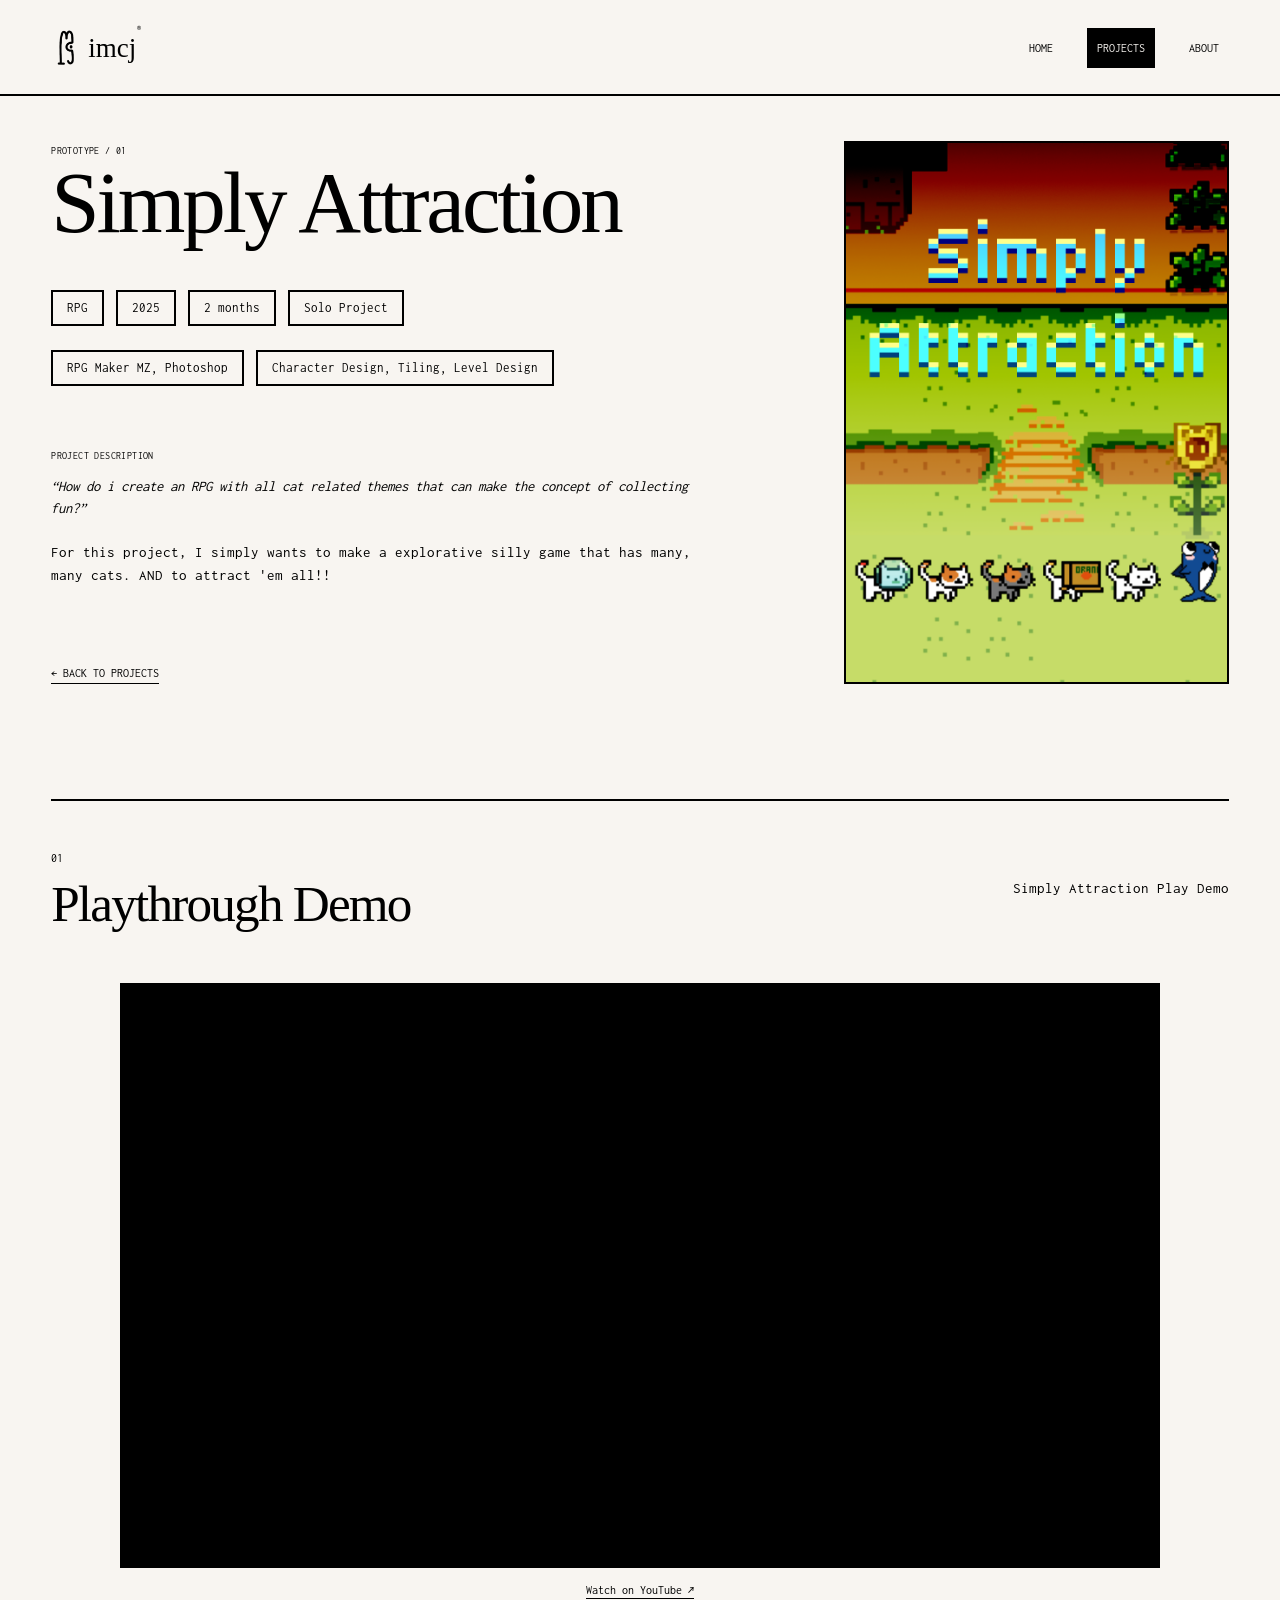
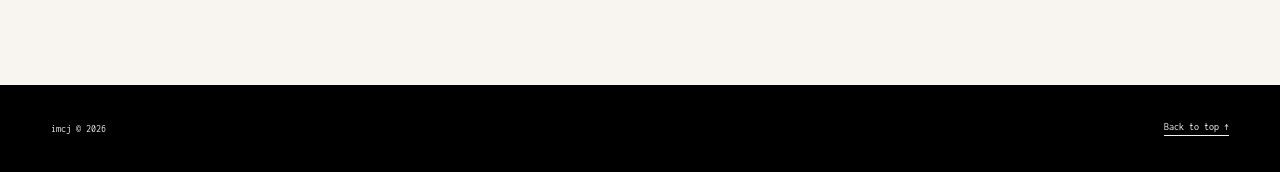
<file: simply-attraction.html>
<!doctype html>
<html lang="en">
<head>
    <meta charset="utf-8">
    <meta name="viewport" content="width=device-width, initial-scale=1">
    <meta name="description" content="Simply Attraction — an RPG prototype by imcj.">
    <title>Simply Attraction — imcj</title>
    <link rel="stylesheet" href="style.css">
    <!-- # CASE STUDY STYLES — Include this file on any page that reuses the sections below. -->
    <link rel="stylesheet" href="project-sections.css">
    <!-- # GALLERY VIEWER — Include this script on other pages to make their case-study images expandable. -->
    <script defer src="gallery-viewer.js"></script>
</head>
<body class="project-page-body">
    <!-- # PROJECT PAGE HEADER — Keep these links matched with the Home and About headers. -->
    <header class="site-header">
        <a class="wordmark" href="index.html" aria-label="Return to home"><img class="header-logo" src="Logo1.png" alt="" draggable="false">imcj<span>®</span></a>
        <nav aria-label="Main navigation">
            <a href="index.html">Home</a>
            <a href="index.html#work" aria-current="page">Projects</a>
            <a href="about.html">About</a>
        </nav>
    </header>

    <main class="project-page-main">
        <article class="project-detail">
            <section class="project-landing" aria-labelledby="simply-attraction-title">
                <div class="project-landing-copy">
                    <!-- # SIMPLY ATTRACTION TITLE — Edit the project number and name here. -->
                    <header class="project-detail-heading">
                    <p class="section-number">PROTOTYPE / 01</p>
                        <h1 id="simply-attraction-title" class="project-title-long">Simply Attraction</h1>
                    </header>

                    <!-- # SIMPLY ATTRACTION TAGS — Replace each item with the final project type, year, duration, team, tools, and role. -->
                    <ul class="project-tag-list" aria-label="Simply Attraction project information">
                        <li>RPG</li>
                        <li>2025</li>
                        <li>2 months</li>
                        <li>Solo Project</li>
                        <li>RPG Maker MZ, Photoshop</li>
                        <li>Character Design, Tiling, Level Design</li>
                    </ul>

                    <!-- # SIMPLY ATTRACTION DESCRIPTION — Replace this placeholder with your final project summary. -->
                    <div class="project-detail-description">
                        <p class="section-number">PROJECT DESCRIPTION</p>
                        <p><i>“How do i create an RPG with all cat related themes that can make the concept of collecting fun?”</i>
                        <br>
                        <br> For this project, I simply wants to make a explorative silly game that has many, many cats. AND to attract 'em all!!</p>
                    </div>
                </div>

                <!-- # SIMPLY ATTRACTION POSTER — Change the filename here when a project-specific poster is ready. -->
                <img class="project-poster" src="poster_simplyattraction.png" alt="Simply Attraction project poster">
            </section>

            <a class="project-page-back" href="index.html#work">← Back to projects</a>
        </article>

        <!-- # SUBSECTION WRAPPER — Keep all lower sections inside this div to align with the project above. -->
        <div class="case-study">

        <!-- # SECTION 04 — Replace the explanation and change the video ID in BOTH URLs when reusing this block. -->
            <section class="case-study-section" aria-labelledby="playthrough-title">
                <div class="case-study-heading">
                    <!-- # SECTION TITLE — Keep the number above the Schoolbell heading in the left column. -->
                    <header class="case-study-title">
                        <p class="case-study-number">01</p>
                        <h2 id="playthrough-title">Playthrough Demo</h2>
                    </header>
                    <div class="case-study-copy">
                        <p>Simply Attraction Play Demo</p>
                    </div>
                </div>
                <!-- # VIDEO PLAYER — Responsive 16:9 player; playback starts only when the visitor chooses it. -->
                <div class="case-study-video">
                    <iframe src="https://www.youtube-nocookie.com/embed/wUhiAD6Jy4E"
                        title="CROSSROADS — Playthrough Demo by RPG Visual" loading="lazy"
                        allow="accelerometer; autoplay; clipboard-write; encrypted-media; gyroscope; picture-in-picture; web-share"
                        referrerpolicy="strict-origin-when-cross-origin" allowfullscreen></iframe>
                </div>
                <p class="case-study-video-link"><a href="https://youtu.be/wUhiAD6Jy4E" target="_blank" rel="noopener noreferrer">Watch on YouTube ↗</a></p>
            </section>
        </div>

    </main>

    <footer>
        <p>imcj © 2026</p>
        <a href="#top">Back to top ↑</a>
    </footer>
</body>
</html>
</file>
<file: style.css>
/* # FONT SETTINGS — Replace these Google Font names if you choose another body or display font. */
@import url("https://fonts.googleapis.com/css2?family=Inconsolata:wght@400;500;600&family=Schoolbell&display=swap");

/* # COLOUR & SIZE SETTINGS — These variables control the palette, outlines, shadows, and corners site-wide. */
:root {
    --paper: #f8f5f1;
    --ink: #000000;
    --line: 2px solid var(--ink);
    --shadow: 7px 7px 0 var(--ink);
    --radius: 5px;
}

/* # BASE PAGE SETTINGS — Change the default background, text colour, or body font here. */
* {
    box-sizing: border-box;
}

html {
    scroll-behavior: smooth;
}

body {
    margin: 0;
    overflow-x: hidden;
    color: var(--ink);
    background: var(--paper);
    font-family: "Inconsolata", monospace;
}

body.intro-playing {
    overflow: hidden;
}

/* # RETURN-VISIT INTRO SETTING — Prevents an already-viewed intro from flashing while the page loads. */
.intro-seen .intro {
    display: none;
}

.intro-seen body.intro-playing {
    overflow-x: hidden;
    overflow-y: auto;
}

button,
a {
    color: inherit;
}

button {
    font: inherit;
}

a {
    text-decoration: none;
}

.sr-only {
    position: absolute;
    width: 1px;
    height: 1px;
    padding: 0;
    margin: -1px;
    overflow: hidden;
    clip: rect(0, 0, 0, 0);
    white-space: nowrap;
    border: 0;
}

/* # OPENING ANIMATION — Adjust each frame's delay and the finish timer in scene.js to change its speed. */
.intro {
    position: fixed;
    inset: 0;
    z-index: 1000;
    overflow: hidden;
    color: var(--paper);
    background: var(--ink);
    transition: opacity 500ms ease, visibility 500ms ease;
}

.intro.is-finished {
    opacity: 0;
    visibility: hidden;
    pointer-events: none;
}

.intro-frame {
    position: absolute;
    inset: 0;
    display: grid;
    place-items: center;
    opacity: 0;
    animation: frameFlash 780ms both;
}

.intro-frame > span {
    position: absolute;
    top: 24px;
    left: 28px;
    font-size: 12px;
}

.intro-frame p {
    margin: 0;
    padding-inline: 20px;
    font-family: "Schoolbell", cursive;
    font-size: clamp(48px, 10vw, 140px);
    line-height: 0.9;
    text-align: center;
}

.intro-frame-one {
    color: var(--ink);
    background: var(--paper);
    animation-delay: 0ms;
}

.intro-frame-two {
    color: var(--paper);
    background: var(--ink);
    animation-delay: 700ms;
}

.intro-frame-three {
    color: var(--ink);
    background: var(--paper);
    animation-delay: 1400ms;
}

.skip-intro {
    position: absolute;
    right: 24px;
    bottom: 24px;
    z-index: 3;
    padding: 9px 14px;
    border: 1px solid currentColor;
    border-radius: 0;
    color: inherit;
    background: transparent;
    cursor: pointer;
}

@keyframes frameFlash {
    0% { opacity: 0; transform: scale(1.03); }
    10%, 88% { opacity: 1; transform: scale(1); }
    100% { opacity: 0; transform: scale(0.98); }
}

/* # HEADER SETTINGS — Fixed positioning keeps the shared navigation visible while the page scrolls. */
.site-header {
    position: fixed;
    top: 0;
    left: 0;
    z-index: 10;
    display: flex;
    justify-content: space-between;
    align-items: center;
    width: 100%;
    padding: 24px clamp(20px, 4vw, 64px);
    background: var(--paper);
    /* # HEADER DIVIDER — Change 2px to adjust the black line thickness. */
    box-shadow: inset 0 -2px 0 var(--ink);
}

/* # ANCHOR OFFSET — Prevents fixed navigation from covering section headings after a menu click. */
section[id] {
    scroll-margin-top: 90px;
}

.wordmark {
    display: inline-flex;
    align-items: center;
    gap: 4px;
    font-family: "Schoolbell", cursive;
    font-size: 27px;
    line-height: 1;
}

/* # HEADER LOGO — Change 48px to resize Logo1; negative margins compensate for its transparent canvas. */
.header-logo {
    width: 48px;
    height: 48px;
    margin-right: -7px;
    margin-left: -8px;
    object-fit: contain;
    pointer-events: none;
}

.wordmark span {
    align-self: flex-start;
    margin-left: -3px;
    font-family: "Inconsolata", monospace;
    font-size: 8px;
}

.site-header nav {
    display: flex;
    align-items: center;
    gap: 24px;
    font-size: 12px;
    text-transform: uppercase;
}

.site-header nav a {
    display: inline-flex;
    align-items: center;
    justify-content: center;
    min-height: 40px;
    padding: 7px 10px;
    border-bottom: 1px solid transparent;
}

.site-header nav a:hover,
.site-header nav a:focus-visible {
    border-color: currentColor;
}

/* # ACTIVE HEADER ITEM — The current page receives a black box with off-white text. */
.site-header nav a[aria-current="page"] {
    border-color: var(--ink);
    color: var(--paper);
    background: var(--ink);
}

/* # HERO PROPORTIONS — The scene fills one viewport and crops only its outer edges on narrow screens. */
.hero {
    position: relative;
    height: 100svh;
    min-height: 100svh;
    overflow: hidden;
    padding: 0;
    border-bottom: var(--line);
    background: var(--paper);
}

/* # FULL-CANVAS ART LAYERS — Character and front Dustpoms use matching 1920 × 1080 transparent canvases. */
.hero-layer {
    position: absolute;
    pointer-events: none;
    user-select: none;
}

.hero-character,
.hero-dustpoms-front {
    inset: 0;
    width: 100%;
    height: 100%;
    object-fit: cover;
    object-position: center;
}

.hero-character {
    z-index: 3;
}

.hero-dustpoms-front {
    z-index: 4;
}

/* # REAR DUSTPOMS — This shorter transparent strip sits behind the name at about one-third viewport height. */
.hero-dustpoms-back {
    top: 20%;
    left: 50%;
    z-index: 1;
    width: auto;
    height: 35%;
    max-width: none;
    transform: translateX(-50%);
}

/* # HERO IDENTITY — The name follows the sample placement and stays behind the character artwork. */
.hero-identity {
    position: absolute;
    top: 19%;
    left: 0;
    z-index: 2;
    width: 100%;
    padding-inline: 20px;
    text-align: center;
    pointer-events: none;
}

.hero h1 {
    margin: 0;
    font-family: "Schoolbell", cursive;
    font-size: clamp(78px, 15vw, 220px);
    font-weight: 400;
    line-height: 0.8;
    letter-spacing: -0.04em;
}

/* # SCROLLING TITLE ROW — Change 18s to control speed; a smaller number moves the line faster. */
.hero-marquee {
    position: absolute;
    top: 42%;
    left: 0;
    z-index: 2;
    width: 100%;
    overflow: hidden;
    white-space: nowrap;
    pointer-events: none;
}

.hero-marquee-track {
    display: flex;
    width: max-content;
    animation: heroTitleScroll 18s linear infinite;
    will-change: transform;
}

.hero-marquee-group {
    display: flex;
    flex: none;
    min-width: 100vw;
}

.hero-marquee-group span {
    flex: none;
    min-width: 50vw;
    padding-right: 2.4em;
    font-size: clamp(18px, 1.75vw, 28px);
    font-weight: 500;
    letter-spacing: 0.11em;
    line-height: 1.4;
    text-transform: uppercase;
}

@keyframes heroTitleScroll {
    from { transform: translateX(-50%); }
    to { transform: translateX(0); }
}

/* # ABOUT PROPORTIONS — A narrow label column balances the larger one-line introduction. */
.about {
    display: grid;
    grid-template-columns: minmax(140px, 0.7fr) 3fr;
    gap: 40px;
    padding: clamp(90px, 14vw, 190px) clamp(20px, 6vw, 90px);
    border-bottom: var(--line);
}

.section-number {
    margin: 0;
    font-size: 10px;
    letter-spacing: 0.04em;
}

.about h2 {
    max-width: 1080px;
    margin: 0;
    font-family: "Schoolbell", cursive;
    font-size: clamp(32px, 4.3vw, 64px);
    font-weight: 400;
    line-height: 1.08;
    letter-spacing: -0.025em;
}

/* # WORK SECTION — Change the outer padding here to make this section tighter or more spacious. */
.work {
    padding: clamp(80px, 10vw, 140px) clamp(20px, 4vw, 64px) 120px;
    background: var(--paper);
}

.work-heading {
    display: flex;
    justify-content: space-between;
    align-items: end;
    gap: 40px;
    margin-bottom: 54px;
}

.work-heading h2 {
    margin: 18px 0 0;
    font-family: "Schoolbell", cursive;
    font-size: clamp(52px, 8vw, 116px);
    font-weight: 400;
    line-height: 0.9;
    letter-spacing: -0.035em;
}

.work-instruction {
    max-width: 330px;
    margin: 0;
    font-size: 12px;
    line-height: 1.6;
}

/* # SELECTOR ROW — The deck uses three quarters of the row and the slot uses the final quarter. */
.category-selector-row {
    display: grid;
    grid-template-columns: minmax(0, 3fr) minmax(190px, 1fr);
    gap: clamp(18px, 2.2vw, 34px);
    align-items: stretch;
    max-width: 1400px;
    margin-inline: auto;
}

/* # CARD PROPORTIONS — Three equal 4:5 cards stay grouped on the left side of the selector row. */
.category-deck {
    display: grid;
    grid-template-columns: repeat(3, minmax(0, 1fr));
    gap: clamp(12px, 1.5vw, 22px);
}

.category-card {
    position: relative;
    display: flex;
    flex-direction: column;
    align-items: flex-start;
    min-width: 0;
    aspect-ratio: 4 / 5;
    padding: clamp(14px, 1.8vw, 25px);
    overflow: hidden;
    border: var(--line);
    border-radius: var(--radius);
    background: var(--paper);
    box-shadow: var(--shadow);
    text-align: left;
    cursor: pointer;
    transition: transform 200ms ease, box-shadow 200ms ease, opacity 180ms ease;
}

.category-card:hover,
.category-card:focus-visible {
    outline: none;
    box-shadow: 11px 11px 0 var(--ink);
    transform: translate(-4px, -6px);
}

.category-card:active {
    box-shadow: 3px 3px 0 var(--ink);
    transform: translate(3px, 3px);
}

.category-card.is-selected {
    opacity: 0;
    pointer-events: none;
}

.card-index {
    font-size: 11px;
}

.card-title {
    display: grid;
    place-items: center;
    flex: 1;
    width: 100%;
    font-family: "Schoolbell", cursive;
    font-size: clamp(27px, 2.8vw, 44px);
    line-height: 1;
    letter-spacing: -0.025em;
}

.card-action {
    margin-top: 14px;
    font-size: 9px;
    text-transform: uppercase;
}

/* # SLOT PROPORTIONS — The slot stretches to match the cards and occupies the right side of their row. */
.slot-area {
    position: relative;
    min-width: 0;
}

.slot-label {
    position: absolute;
    bottom: calc(100% + 12px);
    left: 0;
    margin: 0;
    font-size: 10px;
}

.card-slot {
    position: relative;
    display: grid;
    place-items: center;
    width: 100%;
    height: 100%;
    padding: 14px;
    border: 2px dashed var(--ink);
    border-radius: var(--radius);
    background: var(--paper);
}

.slot-empty {
    display: grid;
    justify-items: center;
    opacity: 0.55;
    text-align: center;
}

.slot-empty p {
    margin: 0;
    font-size: 10px;
    line-height: 1.45;
}

.slot-card {
    position: relative;
    display: flex;
    align-items: center;
    justify-content: center;
    min-width: 0;
    width: 100%;
    max-width: 100%;
    height: 100%;
    padding: 20px 26px;
    overflow: hidden;
    border: var(--line);
    border-radius: 2px;
    color: var(--paper);
    background: var(--ink);
    text-align: left;
    cursor: pointer;
    animation: slotSettle 360ms cubic-bezier(0.2, 0.8, 0.2, 1) both;
}

.slot-card:hover,
.slot-card:focus-visible {
    outline: 2px solid var(--paper);
    outline-offset: -7px;
}

.slot-card .slot-card-title {
    font-family: "Schoolbell", cursive;
    font-size: clamp(40px, 6vw, 66px);
    letter-spacing: -0.025em;
    text-transform: capitalize;
}

/* # ILLUSTRATION SLOT TITLE — The longer label scales down so the black card stays inside its dotted frame. */
.slot-card[data-category="illustration"] .slot-card-title {
    max-width: 100%;
    font-size: clamp(32px, 4.5vw, 58px);
    white-space: nowrap;
}

.slot-card small {
    position: absolute;
    right: 18px;
    bottom: 15px;
    font-size: 8px;
    text-transform: uppercase;
}

@keyframes slotSettle {
    0% { transform: scale(0.9) rotate(-2deg); }
    70% { transform: scale(1.02) rotate(1deg); }
    100% { transform: scale(1) rotate(0); }
}

/* # CARD FLIGHT — This fixed temporary copy creates the click-to-slot motion; scene.js supplies its path. */
.flying-card {
    position: fixed;
    z-index: 100;
    margin: 0;
    pointer-events: none;
    will-change: transform;
}

/* # PROJECT ROW — Each item uses a 16:10 image area and scrolls horizontally. */
.projects {
    margin-top: clamp(70px, 10vw, 130px);
    padding-top: 44px;
    border-top: var(--line);
}

.projects.is-visible {
    animation: revealProjects 600ms ease both;
}

.projects-heading {
    display: flex;
    justify-content: space-between;
    align-items: end;
    gap: 30px;
    margin-bottom: 28px;
}

.projects-heading h3 {
    margin: 8px 0 0;
    font-family: "Schoolbell", cursive;
    font-size: clamp(48px, 7vw, 94px);
    font-weight: 400;
    line-height: 0.9;
    letter-spacing: -0.025em;
}

.projects-heading > p {
    margin: 0;
    font-size: 10px;
    text-transform: uppercase;
}

.project-track {
    display: grid;
    /* # THREE PROJECTS PER VIEW — Two 24px gaps are removed before dividing the row into thirds. */
    grid-auto-columns: calc((100% - 48px) / 3);
    grid-auto-flow: column;
    gap: 24px;
    overflow-x: auto;
    padding: 4px 9px 24px 4px;
    scroll-snap-type: x mandatory;
    scrollbar-color: var(--ink) transparent;
}

.project-card {
    scroll-snap-align: start;
}

/* # ILLUSTRATION GALLERY — Only the Illustration category switches the project track to this grid. */
.project-track.is-gallery {
    grid-template-columns: repeat(3, minmax(0, 1fr));
    grid-auto-columns: auto;
    grid-auto-flow: row;
    align-items: start;
    overflow: visible;
    padding: 4px;
    scroll-snap-type: none;
}

.gallery-item {
    min-width: 0;
    margin: 0;
}

/* # GALLERY IMAGE — Replace an illustration placeholder by adding image: "filename.png" in scene.js. */
.gallery-image {
    display: grid;
    place-items: center;
    width: 100%;
    aspect-ratio: 1 / 1;
    overflow: hidden;
    border: 2px dashed var(--ink);
    border-radius: var(--radius);
    background: var(--paper);
}

.gallery-image img {
    display: block;
    width: 100%;
    height: 100%;
    object-fit: cover;
}

.gallery-placeholder {
    padding: 8px 10px;
    border: 1px solid var(--ink);
    background: var(--paper);
    font-size: 9px;
    text-align: center;
}

.gallery-caption {
    padding-top: 12px;
}

.gallery-caption h4 {
    margin: 0;
    font-family: "Schoolbell", cursive;
    font-size: clamp(24px, 2.7vw, 40px);
    font-weight: 400;
    line-height: 1;
    letter-spacing: -0.02em;
}

.gallery-caption p {
    margin: 7px 0 0;
    font-size: 10px;
}

/* # PROJECT IMAGE BUTTON — A thin outline shows normally; hover changes it to the dotted inset frame. */
.project-button {
    display: block;
    width: 100%;
    padding: 0;
    aspect-ratio: 16 / 10;
    border: 2px solid var(--ink);
    border-radius: var(--radius);
    color: var(--paper);
    background: var(--paper);
    cursor: pointer;
    transition: padding 260ms ease, border-color 180ms ease;
}

.project-button-inner {
    position: relative;
    display: block;
    width: 100%;
    height: 100%;
    overflow: hidden;
    border-radius: calc(var(--radius) - 1px);
    background: var(--ink);
}

.project-banner {
    display: block;
    width: 100%;
    height: 100%;
    object-fit: cover;
    transition: transform 350ms ease;
}

/* # PROJECT HOVER COVER — Text stays hidden until hover, keyboard focus, or a tap on mobile. */
.project-overlay {
    position: absolute;
    inset: 0;
    display: flex;
    flex-direction: column;
    justify-content: center;
    align-items: center;
    gap: 7px;
    padding: clamp(18px, 3vw, 34px);
    color: var(--paper);
    background: rgba(0, 0, 0, 0.68);
    opacity: 0;
    pointer-events: none;
    text-align: center;
    transition: opacity 240ms ease;
}

.project-overlay-title {
    font-family: "Schoolbell", cursive;
    font-size: clamp(30px, 3.6vw, 52px);
    font-weight: 400;
    line-height: 0.9;
    letter-spacing: -0.02em;
}

.project-overlay-note {
    font-family: "Inconsolata", monospace;
    font-size: clamp(10px, 1vw, 13px);
    text-transform: uppercase;
}

.project-button:is(:hover, :focus-visible) {
    padding: clamp(8px, 1.2vw, 14px);
    border-style: dashed;
}

.project-button:is(:hover, :focus-visible) .project-overlay {
    opacity: 1;
}

.project-button:focus-visible {
    outline: 2px solid var(--ink);
    outline-offset: 3px;
}

/* # PROJECT PLACEHOLDER — This remains for TBD projects that do not have a banner image yet. */
.project-image {
    position: relative;
    display: grid;
    place-items: center;
    aspect-ratio: 16 / 10;
    overflow: hidden;
    border: 2px dashed var(--ink);
    background: var(--paper);
}

.project-image span {
    padding: 8px 10px;
    border: 1px solid var(--ink);
    background: var(--paper);
    font-size: 9px;
}

.project-meta {
    display: flex;
    justify-content: space-between;
    align-items: start;
    gap: 24px;
    padding-top: 14px;
}

.project-meta h4 {
    margin: 0;
    font-family: "Schoolbell", cursive;
    font-size: clamp(28px, 3vw, 40px);
    font-weight: 400;
    letter-spacing: -0.02em;
}

.project-meta p {
    margin: 5px 0 0;
    font-size: 10px;
}

.project-meta > span {
    padding: 5px 8px;
    border: 1px solid var(--ink);
    font-size: 9px;
}

@keyframes revealProjects {
    from { opacity: 0; transform: translateY(35px); }
    to { opacity: 1; transform: translateY(0); }
}

/* # ABOUT PAGE LAYOUT — Portrait uses roughly 40% of the row and the detailed text uses 60%. */
.about-page-main {
    padding: clamp(120px, 14vw, 190px) clamp(20px, 6vw, 90px) clamp(80px, 10vw, 140px);
}

.about-profile {
    display: grid;
    grid-template-columns: minmax(280px, 0.8fr) minmax(0, 1.2fr);
    gap: clamp(45px, 8vw, 130px);
    align-items: center;
    max-width: 1320px;
    margin-inline: auto;
}

/* # ABOUT PHOTO — Replace this 4:5 placeholder div with an image using the same class for matching proportions. */
.about-photo {
    position: relative;
    display: block;
    width: 100%;
    aspect-ratio: 4 / 5;
    border: var(--line);
    object-fit: cover;
    object-position: center;
}

/* # ABOUT TEXT — The heading uses Schoolbell while longer paragraphs stay readable in Inconsolata. */
.about-copy h1 {
    max-width: 720px;
    margin: 18px 0 38px;
    font-family: "Schoolbell", cursive;
    font-size: clamp(62px, 9vw, 130px);
    font-weight: 400;
    line-height: 0.9;
    letter-spacing: -0.035em;
}

.about-detail-placeholder {
    max-width: 680px;
    font-size: clamp(16px, 1.5vw, 20px);
    line-height: 1.55;
}

.about-detail-placeholder p {
    margin: 0 0 1.25em;
}

/* # LOWER SECTION ALIGNMENT — Right-align only case-study explanations; opening descriptions and About keep their original alignment. */
.case-study-copy {
    text-align: right;
}

/* # CONTACT PLATFORM BUTTONS — Adjust the square size and icon size here. */
.about-contact-platforms {
    margin-top: 34px;
}

.contact-platforms-label {
    margin: 0 0 12px;
    font-size: 10px;
    letter-spacing: 0.06em;
    text-transform: uppercase;
}

.contact-icon-row {
    display: flex;
    flex-wrap: wrap;
    gap: 10px;
}

.contact-icon-button {
    display: grid;
    place-items: center;
    width: 42px;
    height: 42px;
    border: var(--line);
    background: var(--paper);
    transition: color 160ms ease, background-color 160ms ease;
}

.contact-icon-button img {
    display: block;
    width: 24px;
    height: 24px;
    object-fit: contain;
}

.contact-icon-button:hover,
.contact-icon-button:focus-visible {
    background: #e8e4df;
    outline: 2px solid var(--ink);
    outline-offset: 2px;
}

/* # BACK TO MAIN MENU LINK — Adjust the top margin here to move it closer to or farther from the icons. */
.back-main-menu {
    display: inline-block;
    margin-top: 30px;
    padding-bottom: 3px;
    border-bottom: 1px solid currentColor;
    font-size: 12px;
    text-transform: uppercase;
}

.back-main-menu:hover,
.back-main-menu:focus-visible {
    border-bottom-width: 2px;
}

/* # EMAIL ACTION BOX — Change its text in about.html; the inverted palette makes the action easy to find. */
.email-action {
    display: grid;
    grid-template-columns: 1fr 1fr;
    gap: 40px;
    align-items: end;
    max-width: 1320px;
    margin: clamp(90px, 12vw, 170px) auto 0;
    padding: clamp(30px, 5vw, 68px);
    color: var(--paper);
    background: var(--ink);
}

.email-action h2 {
    max-width: 600px;
    margin: 18px 0 0;
    font-family: "Schoolbell", cursive;
    font-size: clamp(48px, 6vw, 88px);
    font-weight: 400;
    line-height: 0.95;
    letter-spacing: -0.025em;
}

.email-action-link {
    display: flex;
    justify-content: space-between;
    gap: 20px;
    padding: 20px 0 8px;
    border-bottom: 2px solid currentColor;
    font-size: clamp(14px, 1.3vw, 18px);
}

.email-action-link:hover,
.email-action-link:focus-visible {
    outline: 1px solid currentColor;
    outline-offset: 8px;
}

/* # PROJECT DETAIL PAGE — Shared two-column landing layout for every game and prototype page. */
.project-page-main {
    padding: clamp(125px, 11vw, 160px) clamp(20px, 4vw, 64px) clamp(60px, 7vw, 96px);
}

.project-detail {
    position: relative;
    max-width: 1450px;
    margin-inline: auto;
}

.project-landing {
    display: grid;
    grid-template-columns: minmax(0, 1.42fr) minmax(360px, 0.92fr);
    gap: clamp(36px, 5vw, 78px);
    align-items: start;
}

.project-landing-copy {
    display: flex;
    min-width: 0;
    flex-direction: column;
}

.project-detail-heading {
    padding-top: 4px;
}

.project-detail-heading h1 {
    max-width: 900px;
    margin: 10px 0 0;
    font-family: "Schoolbell", cursive;
    font-size: clamp(72px, 8.8vw, 132px);
    font-weight: 400;
    line-height: 0.78;
    letter-spacing: -0.035em;
}

.project-detail-heading h1.project-title-long {
    font-size: clamp(58px, 6.8vw, 104px);
    line-height: 0.84;
}

/* # PROJECT TAGS — Edit the text in each project HTML file; tags wrap automatically when space runs out. */
.project-tag-list {
    display: flex;
    flex-wrap: wrap;
    gap: 12px;
    max-width: 820px;
    margin: clamp(34px, 4vw, 54px) 0 0;
    padding: 0;
    list-style: none;
}

.project-tag-list li {
    order: 1;
    padding: 9px 14px;
    border: var(--line);
    font-size: clamp(11px, 1vw, 15px);
    line-height: 1.1;
}

/* # PROJECT TAG ROWS — The final two boxes are always tools and role, so this forces them onto row two. */
.project-tag-list::before {
    content: "";
    order: 2;
    flex-basis: 100%;
    width: 0;
    height: 0;
}

.project-tag-list li:nth-last-child(-n + 2) {
    order: 3;
}

/* # PROJECT POSTER PLACEHOLDER — Replace this div with an img using class="project-poster" when the final poster is ready. */
.project-poster {
    display: grid;
    place-items: center;
    width: 100%;
    min-height: 560px;
    aspect-ratio: 3 / 4;
    padding: 24px;
    border: 2px dashed var(--ink);
    background: var(--paper);
    text-align: center;
}

img.project-poster {
    /* # POSTER ALIGNMENT — Share the landing row's bottom edge with the Back to projects underline. */
    align-self: end;
    justify-self: end;
    /* # POSTER SCALE — Smaller natural-size frame; reserve 64px below the opening viewport. */
    width: auto;
    max-width: 88%;
    max-height: max(300px, calc(100svh - clamp(125px, 11vw, 160px) - 64px));
    height: auto;
    min-height: 0;
    aspect-ratio: auto;
    padding: 0;
    border-style: solid;
    /* # NATURAL POSTER FRAME — The image keeps its own proportions and the border hugs its true edges. */
    object-fit: initial;
}

.project-poster span {
    max-width: 220px;
    font-size: 11px;
    line-height: 1.5;
    text-transform: uppercase;
}

/* # PROJECT DESCRIPTION — Anchored near the bottom-left on desktop to match the supplied draft. */
.project-detail-description {
    max-width: 780px;
    margin-top: auto;
    padding: clamp(36px, 5vw, 70px) 0 46px;
}

.project-detail-description > p:last-child {
    margin: 14px 0 0;
    /* # PROJECT DESCRIPTION SIZE — Lower these values if you want a denser case-study paragraph. */
    font-size: clamp(14px, 1.15vw, 18px);
    line-height: 1.5;
}

.project-page-back {
    position: absolute;
    /* # BACK LINK ALIGNMENT — Align the underline with the poster's bottom border on desktop. */
    bottom: 0;
    left: 0;
    display: inline-block;
    margin-top: 0;
    padding-bottom: 4px;
    border-bottom: 1px solid currentColor;
    font-size: 12px;
    text-transform: uppercase;
}

.project-page-back:hover,
.project-page-back:focus-visible {
    border-bottom-width: 2px;
}

/* # CROSSROADS FEATURED WORKS — A second click-to-select card system used only on crossroads.html. */
.crossroads-featured {
    max-width: 1450px;
    margin: clamp(120px, 13vw, 190px) auto 0;
    padding-top: clamp(46px, 6vw, 82px);
    border-top: var(--line);
}

.crossroads-featured-heading {
    display: flex;
    justify-content: space-between;
    align-items: end;
    gap: 40px;
}

.crossroads-featured-heading h2 {
    margin: 12px 0 0;
    font-family: "Schoolbell", cursive;
    font-size: clamp(70px, 8.5vw, 128px);
    font-weight: 400;
    line-height: 0.82;
    letter-spacing: -0.035em;
}

.crossroads-featured-instruction {
    max-width: 380px;
    margin: 0;
    font-size: clamp(11px, 1vw, 14px);
    line-height: 1.45;
}

.crossroads-selector-layout {
    display: grid;
    grid-template-columns: minmax(0, 3fr) minmax(260px, 1fr);
    gap: clamp(22px, 3vw, 44px);
    align-items: end;
    margin-top: clamp(48px, 6vw, 82px);
}

.crossroads-card-list {
    display: grid;
    grid-template-columns: repeat(3, minmax(0, 1fr));
    gap: clamp(14px, 2vw, 26px);
}

.crossroads-category-card {
    position: relative;
    display: flex;
    width: 100%;
    aspect-ratio: 3 / 4;
    padding: 22px;
    overflow: hidden;
    border: var(--line);
    border-radius: var(--radius);
    color: var(--ink);
    background: var(--paper);
    box-shadow: var(--shadow);
    cursor: pointer;
    flex-direction: column;
    justify-content: space-between;
    text-align: left;
    transition: transform 180ms ease, opacity 180ms ease, box-shadow 180ms ease;
}

.crossroads-category-card:hover,
.crossroads-category-card:focus-visible {
    transform: translate(-3px, -3px);
    outline: 2px solid var(--ink);
    outline-offset: 3px;
    box-shadow: 10px 10px 0 var(--ink);
}

.crossroads-category-card.is-selected {
    opacity: 0.18;
    pointer-events: none;
}

.crossroads-card-number,
.crossroads-card-action,
.crossroads-slot-label {
    font-size: 10px;
    text-transform: uppercase;
}

.crossroads-card-title {
    align-self: center;
    font-family: "Schoolbell", cursive;
    font-size: clamp(30px, 3vw, 52px);
    line-height: 0.95;
    text-align: center;
}

.crossroads-slot-label {
    margin: 0 0 12px;
}

.crossroads-card-slot {
    display: grid;
    width: 100%;
    aspect-ratio: 3 / 4;
    padding: 16px;
    border: 2px dashed var(--ink);
    border-radius: var(--radius);
    place-items: center;
}

.crossroads-slot-placeholder {
    color: #777;
    font-size: 10px;
    text-transform: uppercase;
}

.crossroads-slot-card {
    position: relative;
    display: grid;
    width: 100%;
    height: 100%;
    padding: 18px;
    border: 0;
    border-radius: 2px;
    color: var(--paper);
    background: var(--ink);
    cursor: pointer;
    place-items: center;
}

.crossroads-slot-card strong {
    font-family: "Schoolbell", cursive;
    font-size: clamp(30px, 3vw, 50px);
    font-weight: 400;
    line-height: 0.95;
    text-align: center;
}

.crossroads-slot-card small {
    position: absolute;
    right: 14px;
    bottom: 14px;
    font-size: 9px;
    text-transform: uppercase;
}

.crossroads-slot-card:hover,
.crossroads-slot-card:focus-visible {
    outline: 2px solid var(--ink);
    outline-offset: 4px;
}

/* # CROSSROADS SHOWCASE — The selected category is rendered here, followed by editable image placeholders. */
.crossroads-showcase {
    max-width: 1450px;
    margin: clamp(90px, 11vw, 160px) auto 0;
    padding-top: clamp(42px, 6vw, 76px);
    border-top: var(--line);
    scroll-margin-top: 88px;
    opacity: 0;
    transform: translateY(18px);
    transition: opacity 260ms ease, transform 260ms ease;
}

.crossroads-showcase.is-visible {
    opacity: 1;
    transform: translateY(0);
}

.crossroads-showcase-heading {
    display: grid;
    grid-template-columns: minmax(150px, 0.35fr) minmax(0, 1.65fr);
    gap: clamp(28px, 6vw, 90px);
    align-items: start;
}

.crossroads-showcase-heading h2 {
    grid-column: 2;
    margin: 0;
    font-family: "Schoolbell", cursive;
    font-size: clamp(60px, 8vw, 118px);
    font-weight: 400;
    line-height: 0.85;
}

.crossroads-showcase-heading > p:last-child {
    grid-column: 2;
    max-width: 760px;
    margin: -8px 0 0;
    font-size: clamp(14px, 1.2vw, 18px);
    line-height: 1.5;
}

.crossroads-showcase-gallery {
    display: grid;
    grid-template-columns: repeat(3, minmax(0, 1fr));
    gap: clamp(14px, 2vw, 28px);
    margin-top: clamp(42px, 6vw, 78px);
}

.crossroads-showcase-placeholder {
    display: grid;
    aspect-ratio: 4 / 3;
    padding: 18px;
    border: 2px dashed var(--ink);
    place-items: center;
    font-size: 10px;
    text-align: center;
    text-transform: uppercase;
}

/* # FOOTER SETTINGS — Colours invert here to provide a clear visual ending to the page. */
footer {
    display: flex;
    justify-content: space-between;
    align-items: center;
    gap: 20px;
    padding: 36px clamp(20px, 4vw, 64px);
    color: var(--paper);
    background: var(--ink);
    font-size: 10px;
}

footer p {
    margin: 0;
}

footer a {
    padding-bottom: 3px;
    border-bottom: 1px solid currentColor;
}

/* # MOBILE SETTINGS — These proportions activate when the viewport is narrower than 760px. */
@media (max-width: 760px) {
    .site-header {
        padding: 12px 14px;
    }

    .wordmark {
        gap: 2px;
        font-size: 22px;
    }

    .header-logo {
        width: 40px;
        height: 40px;
        margin-right: -7px;
        margin-left: -7px;
    }

    .site-header nav {
        gap: 2px;
        font-size: 10px;
    }

    .site-header nav a {
        min-height: 32px;
        padding: 5px 6px;
    }

    /* # MOBILE HERO HEIGHT — A shorter hero lets section 01 share the first screen instead of starting far below it. */
    .hero {
        height: 78svh;
        min-height: 500px;
    }

    /* # MOBILE HERO ART — The full scene is scaled inside the shorter hero and shifted upward as one composition. */
    .hero-character,
    .hero-dustpoms-front {
        inset: auto;
        top: 49%;
        left: 50%;
        width: auto;
        height: 82%;
        object-fit: contain;
        transform: translate(-50%, -50%);
    }

    .hero-dustpoms-back {
        top: 23%;
        width: 132vw;
        height: auto;
    }

    .hero h1 {
        font-size: clamp(68px, 22vw, 96px);
    }

    .hero-identity {
        top: 20%;
    }

    .hero-marquee {
        top: 38%;
    }

    .hero-marquee-track span {
        font-size: 15px;
    }

    .about {
        grid-template-columns: 1fr;
        gap: 16px;
        padding: 32px 20px 40px;
    }

    .about h2 {
        font-size: clamp(28px, 9vw, 40px);
    }

    .work {
        padding: 64px 20px 80px;
    }

    .category-selector-row {
        grid-template-columns: 1fr;
        gap: 0;
    }

    .work-heading {
        align-items: start;
        flex-direction: column;
    }

    .category-deck {
        grid-template-columns: repeat(3, minmax(0, 1fr));
        gap: 12px;
        width: 100%;
        max-width: none;
    }

    .category-card {
        aspect-ratio: 4 / 5;
        padding: 10px;
        box-shadow: 4px 4px 0 var(--ink);
    }

    .card-title {
        margin-top: 0;
        font-size: clamp(15px, 4.5vw, 20px);
    }

    .card-index {
        font-size: 9px;
    }

    .card-action {
        display: none;
    }

    .slot-area {
        margin-top: 48px;
    }

    .slot-label {
        position: static;
        margin: 0 0 12px;
    }

    .card-slot {
        height: auto;
        aspect-ratio: 2 / 1;
    }

    .project-track {
        grid-auto-columns: 85vw;
    }

    /* # MOBILE ILLUSTRATION GALLERY — Two compact columns replace the horizontal project scroller. */
    .project-track.is-gallery {
        grid-template-columns: repeat(2, minmax(0, 1fr));
        grid-auto-columns: auto;
        gap: 18px 12px;
        overflow: visible;
        padding-inline: 0;
    }

    .gallery-caption h4 {
        font-size: clamp(20px, 6vw, 28px);
    }

    .about-profile,
    .email-action {
        grid-template-columns: 1fr;
    }

    .about-page-main {
        padding-top: 100px;
    }

    .about-photo {
        width: min(100%, 520px);
    }

    .email-action {
        align-items: start;
    }

    .email-action-link {
        align-items: flex-start;
        flex-direction: column;
    }

    /* # MOBILE PROJECT PAGE — Stacks the title, metadata, poster, and description in reading order. */
    .project-page-main {
        padding: 104px 20px 72px;
    }

    .project-landing {
        grid-template-columns: 1fr;
        gap: 38px;
        min-height: 0;
    }

    .project-detail-heading h1 {
        font-size: clamp(62px, 22vw, 100px);
        line-height: 0.82;
    }

    .project-detail-heading h1.project-title-long {
        font-size: clamp(54px, 16vw, 82px);
        line-height: 0.86;
    }

    .project-tag-list {
        gap: 9px;
        margin-top: 28px;
    }

    .project-tag-list li {
        padding: 8px 10px;
    }

    .project-poster {
        min-height: 0;
    }

    /* # MOBILE POSTER SCALE — Centre the smaller poster and preserve its full proportions. */
    img.project-poster {
        justify-self: center;
        max-width: 90%;
        max-height: 65svh;
    }

    .project-detail-description {
        margin-top: 0;
        padding: 4px 0 0;
    }

    .project-page-back {
        position: static;
        margin-top: 28px;
    }

    /* # MOBILE CROSSROADS FEATURED WORKS — Keeps all three cards in one row and moves the slot underneath. */
    .crossroads-featured {
        margin-top: 90px;
        padding-top: 42px;
    }

    .crossroads-featured-heading {
        align-items: start;
        flex-direction: column;
    }

    .crossroads-featured-heading h2 {
        font-size: clamp(62px, 20vw, 92px);
    }

    .crossroads-selector-layout {
        grid-template-columns: 1fr;
        gap: 38px;
        margin-top: 42px;
    }

    .crossroads-card-list {
        gap: 8px;
    }

    .crossroads-category-card {
        padding: 10px;
        box-shadow: 4px 4px 0 var(--ink);
    }

    .crossroads-card-title {
        font-size: clamp(17px, 5.5vw, 26px);
    }

    .crossroads-card-number,
    .crossroads-card-action {
        font-size: 7px;
    }

    .crossroads-card-slot {
        aspect-ratio: 2 / 1;
    }

    .crossroads-showcase {
        margin-top: 84px;
        padding-top: 40px;
    }

    .crossroads-showcase-heading {
        grid-template-columns: 1fr;
        gap: 18px;
    }

    .crossroads-showcase-heading h2,
    .crossroads-showcase-heading > p:last-child {
        grid-column: 1;
    }

    .crossroads-showcase-heading h2 {
        font-size: clamp(54px, 16vw, 78px);
    }

    .crossroads-showcase-heading > p:last-child {
        margin-top: 0;
    }

    .crossroads-showcase-gallery {
        grid-template-columns: 1fr;
        gap: 14px;
    }

    /* # MOBILE FOOTER — Matches the 64px header height and keeps Back to top on the left. */
    footer {
        min-height: 64px;
        padding: 12px 14px;
        align-items: center;
        flex-direction: row;
        justify-content: space-between;
    }

    footer a {
        order: -1;
    }
}

/* # ACCESSIBILITY SETTINGS — Visitors requesting less motion receive nearly instant transitions. */
@media (prefers-reduced-motion: reduce) {
    html {
        scroll-behavior: auto;
    }

    *,
    *::before,
    *::after {
        animation-duration: 0.01ms !important;
        animation-iteration-count: 1 !important;
        transition-duration: 0.01ms !important;
    }

    .hero-marquee-track {
        animation: none;
    }
}
</file>
<file: project-sections.css>
/* # REUSABLE PROJECT SECTIONS — Include after style.css; these classes do not change other page components. */
.case-study {
    width: 100%;
    max-width: 1450px;
    margin: clamp(72px, 9vw, 130px) auto 0;
}

/* # HOMEPAGE ILLUSTRATION — Align sections with the Illustration heading, not a sideways project track. */
.project-track.is-illustration-sections {
    display: block;
    padding: 0;
    overflow: visible;
    scroll-snap-type: none;
}

/* # ILLUSTRATION DESCRIPTION — Keep the copy and its text flush with the gallery's right edge. */
.is-illustration-sections .case-study-copy {
    justify-self: end;
    width: 100%;
    text-align: right;
}

/* # ILLUSTRATION FACT BOXES — Two right-aligned rows above the description; tools and roles stay on row two. */
.illustration-facts {
    display: grid;
    gap: 12px;
    margin-bottom: 24px;
}
.illustration-facts-row {
    display: flex;
    justify-content: flex-end;
    flex-wrap: wrap;
    gap: 12px;
    margin: 0;
    padding: 0;
    list-style: none;
}
.illustration-facts-row li {
    max-width: 100%;
    padding: 9px 14px;
    border: var(--line);
    font-size: clamp(11px, 1vw, 15px);
    line-height: 1.3;
    overflow-wrap: anywhere;
}

/* # SECTION SPACING — Adjust these values to tighten or loosen the spacing between chapters. */
.case-study-section {
    min-width: 0;
    padding-top: clamp(32px, 4vw, 60px);
    border-top: var(--line);
    scroll-margin-top: 100px;
}
.case-study-section + .case-study-section {
    margin-top: clamp(64px, 8vw, 112px);
}

/* # NUMBER AND COPY — Number above the left-aligned title; explanation alongside it on desktop. */
.case-study-heading {
    display: grid;
    grid-template-columns: minmax(0, 0.8fr) minmax(0, 1.2fr);
    gap: clamp(20px, 4vw, 64px);
    align-items: start;
}
.case-study-number {
    margin: 0 0 12px;
    font-size: 12px;
    line-height: 1;
}
.case-study-copy {
    max-width: 850px;
    min-width: 0;
    padding-top: 24px;
}
.case-study-title {
    min-width: 0;
}
/* # HEADING FONT AND SIZE — Schoolbell matches the portfolio titles; change the clamp values to resize. */
.case-study-title h2 {
    margin: 0;
    font-family: "Schoolbell", cursive;
    font-size: clamp(36px, 4vw, 64px);
    font-weight: 400;
    line-height: 1.08;
    letter-spacing: -0.035em;
    overflow-wrap: break-word;
}
.case-study-copy p {
    margin: 0;
    font-size: clamp(14px, 1.15vw, 18px);
    line-height: 1.65;
}
.case-study-copy p + p {
    margin-top: 18px;
}

/* # GALLERY SETTINGS — Three images per row in HTML order: 01, 02, 03, then 04, 05, 06. */
.case-study-gallery {
    --gallery-gap: clamp(12px, 2vw, 28px);
    display: grid;
    grid-template-columns: repeat(3, minmax(0, 1fr));
    grid-auto-flow: row;
    gap: var(--gallery-gap);
    margin-top: 36px;
}

/* # IMAGE TILE — Replace the span with an image; contain preserves the whole artwork without cropping. */
.case-study-image {
    display: grid;
    place-items: center;
    min-width: 0;
    margin: 0;
    aspect-ratio: 4 / 3;
    /* # GALLERY FRAME — Adjust this padding to change the gap between the artwork and dotted frame. */
    padding: clamp(6px, 1vw, 16px);
    border: 2px dashed var(--ink);
    background: var(--paper);
}
/* # IMAGE FRAME FIT — Follow the picture's natural proportions instead of a fixed placeholder shape. */
.case-study-image:has(img) {
    aspect-ratio: auto;
    align-self: start;
}
.case-study-image span {
    padding: 16px;
    font-size: 11px;
    line-height: 1.6;
    text-align: center;
    text-transform: uppercase;
}
.case-study-image img {
    display: block;
    width: 100%;
    height: auto;
    min-height: 0;
    object-fit: contain;
}

/* # ILLUSTRATION THUMBNAILS — Matching 4:3 rectangles; artwork is fitted, never cropped or stretched. */
.is-illustration-sections .case-study-image {
    --thumbnail-inset: clamp(6px, 1vw, 16px);
    position: relative;
    aspect-ratio: 4 / 3;
    padding: var(--thumbnail-inset);
}
.is-illustration-sections .case-study-image > .gallery-image-button,
.is-illustration-sections .case-study-image > img {
    position: absolute;
    top: var(--thumbnail-inset);
    left: var(--thumbnail-inset);
    width: calc(100% - 2 * var(--thumbnail-inset));
    height: calc(100% - 2 * var(--thumbnail-inset));
}
.is-illustration-sections .gallery-image-button img {
    width: 100%;
    height: 100%;
    object-fit: contain;
    object-position: center;
}

/* # VIDEO SIZE — Change max-width to resize the centred player; aspect-ratio keeps it proportional. */
.case-study-video {
    width: 100%;
    max-width: 1040px;
    aspect-ratio: 16 / 9;
    margin: clamp(28px, 4vw, 52px) auto 0;
    border: var(--line);
    background: var(--ink);
}
.case-study-video iframe {
    display: block;
    width: 100%;
    height: 100%;
    border: 0;
}
.case-study-video-link {
    margin: 16px 0 0;
    text-align: center;
    font-size: 12px;
}
.case-study-video-link a {
    text-decoration: underline;
    text-underline-offset: 4px;
}

/* # CLICKABLE IMAGES — No extra button frame; the existing dotted gallery frame stays unchanged. */
.gallery-image-button {
    display: block;
    width: 100%;
    min-width: 0;
    padding: 0;
    border: 0;
    background: transparent;
    cursor: zoom-in;
}
.gallery-image-button:focus-visible {
    outline: 2px solid var(--ink);
    outline-offset: 4px;
}

/* # FULL-SIZE VIEWER — Original image file, fitted to the screen without cropping or stretching. */
html.gallery-viewer-open { overflow: hidden; }
.gallery-viewer {
    position: fixed;
    inset: 0;
    width: 100%;
    height: 100%;
    max-width: none;
    max-height: none;
    margin: 0;
    padding: 72px 20px 24px;
    border: 0;
    color: var(--paper);
    background: transparent;
}
.gallery-viewer[open] {
    display: flex;
    align-items: center;
    justify-content: center;
}
/* # OVERLAY OPACITY — Only the backdrop is translucent; the artwork stays fully opaque. */
.gallery-viewer::backdrop { background: rgba(0, 0, 0, .75); }
/* # IMAGE WRAPPER — Shrink to the actual image edges so the X follows any image proportions. */
.gallery-viewer-frame {
    position: relative;
    flex: 0 0 auto;
}
.gallery-viewer-image {
    display: block;
    width: auto;
    height: auto;
    /* # ENLARGED IMAGE SIZE — Leave extra breathing room around the uncropped picture. */
    max-width: calc((100vw - 40px) * .88);
    max-height: calc((100dvh - 96px) * .88);
    object-fit: contain;
}

/* # CLOSE BUTTON — Sits 10px above the image's top-right corner, with a large touch target. */
.gallery-viewer-close {
    position: absolute;
    bottom: calc(100% + 10px);
    right: 0;
    display: grid;
    place-items: center;
    width: 44px;
    height: 44px;
    padding: 0;
    border: 1px solid var(--paper);
    color: var(--paper);
    background: var(--ink);
    font: 32px/1 sans-serif;
    cursor: pointer;
}
.gallery-viewer-close:hover,
.gallery-viewer-close:focus-visible {
    color: var(--ink);
    background: var(--paper);
    outline: 2px solid var(--paper);
    outline-offset: 3px;
}

/* # MOBILE SETTINGS — Keep three images per row, with smaller gaps and placeholder labels. */
@media (max-width: 760px) {
    .case-study-heading {
        grid-template-columns: minmax(0, 1fr);
        gap: 24px;
    }
    /* # MOBILE TITLE — Stack the explanation below the heading, preserving the same left edge. */
    .case-study-copy { padding-top: 0; }
    .case-study-gallery { --gallery-gap: 8px; }
    .case-study-image span { padding: 4px; font-size: 7px; overflow-wrap: anywhere; }
}
</file>
